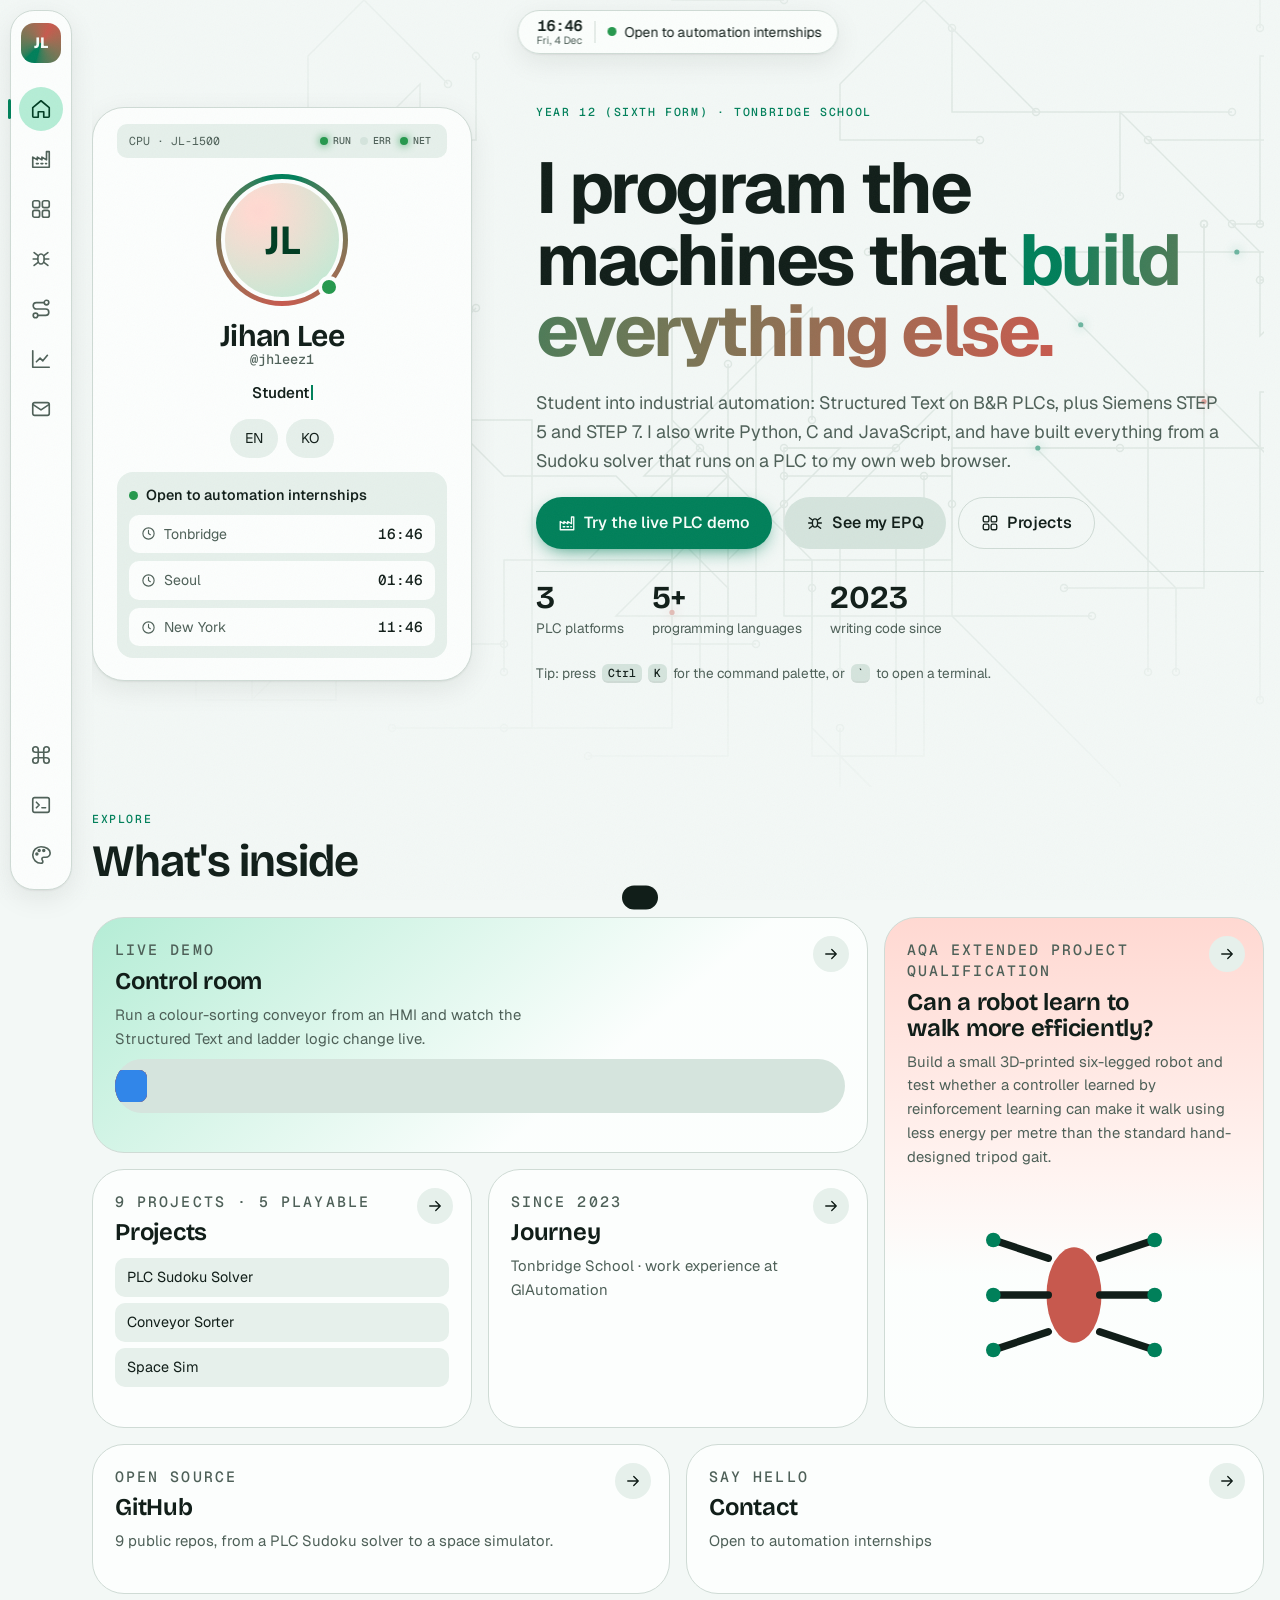
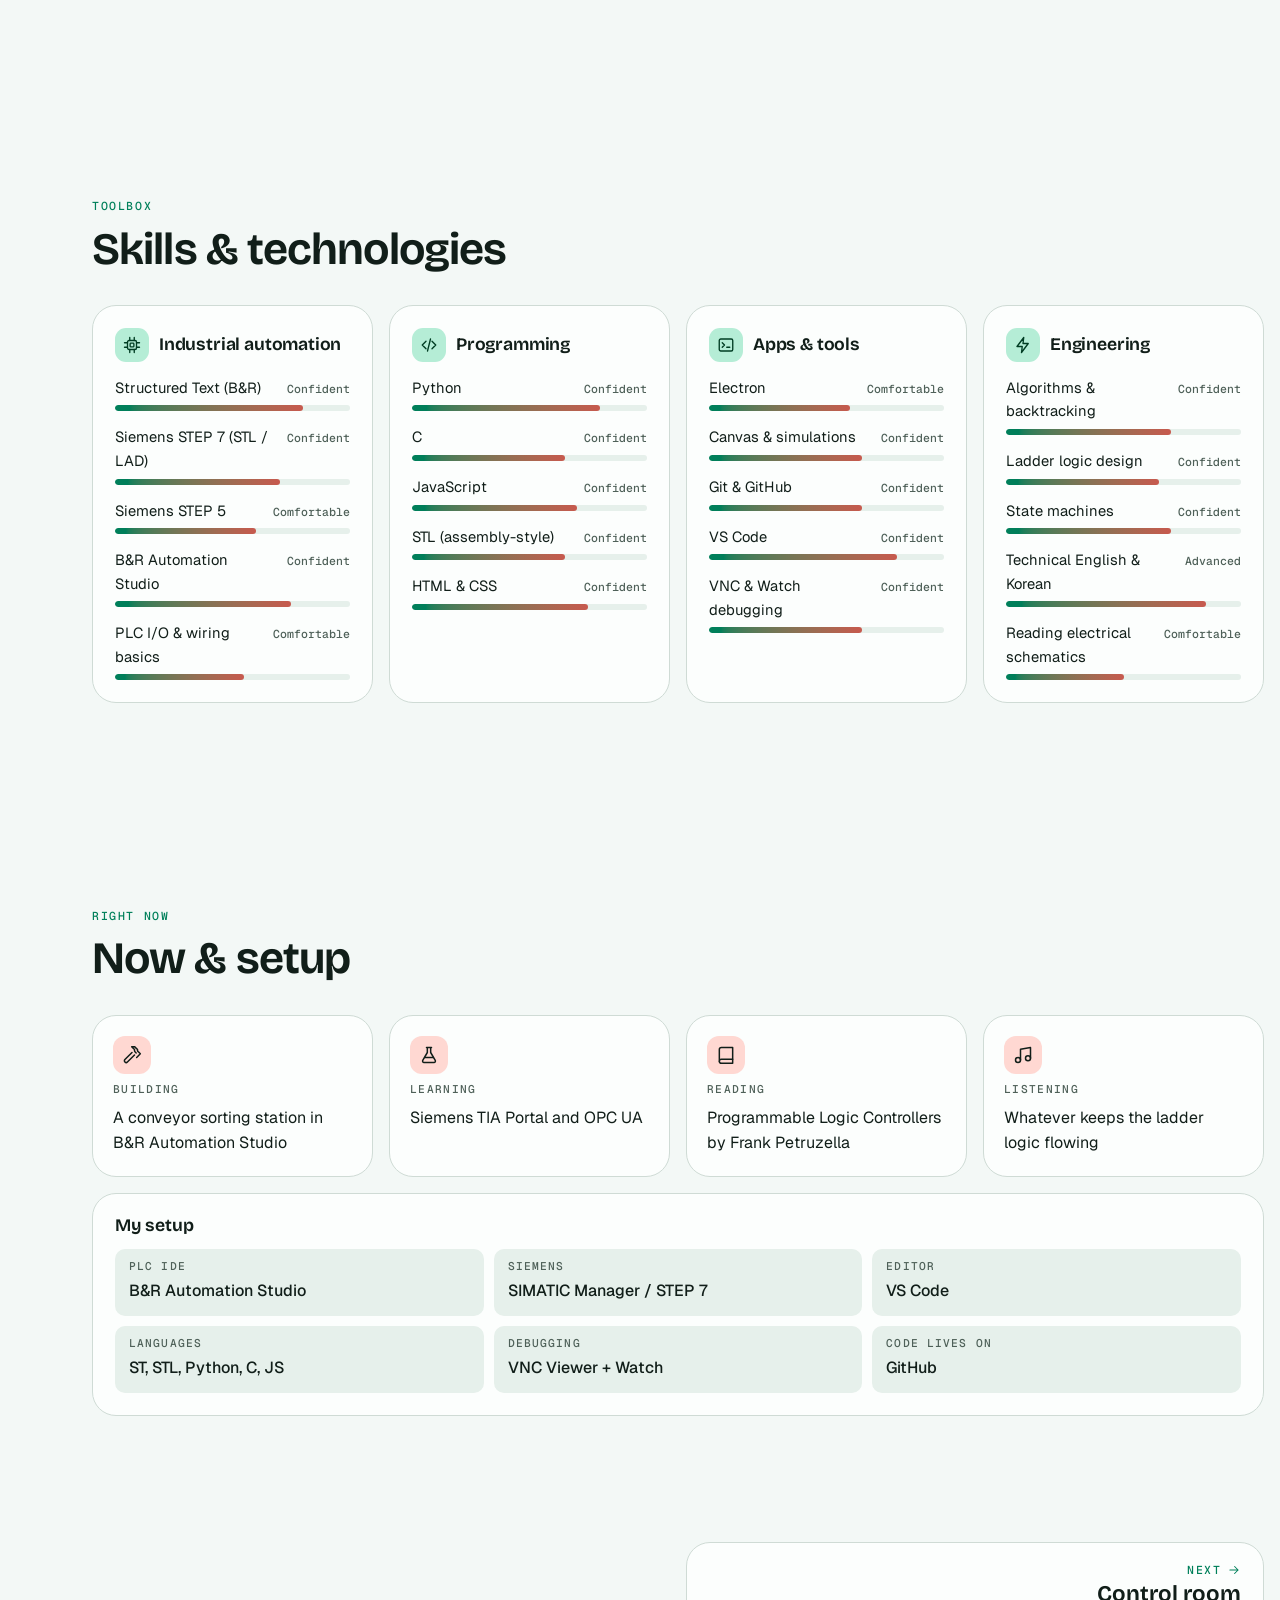
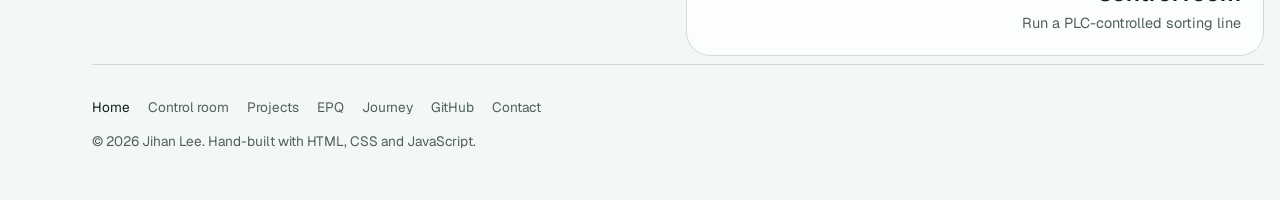
<file: index.html>
<!doctype html>
<html lang="en">
<head>
<meta charset="utf-8">
<meta name="viewport" content="width=device-width, initial-scale=1, viewport-fit=cover">
<title>Jihan Lee · Portfolio</title>
<meta name="description" content="Jihan Lee: student PLC programmer working with Structured Text, Siemens STEP 7, Python and C.">
<link rel="preconnect" href="https://fonts.googleapis.com">
<link rel="preconnect" href="https://fonts.gstatic.com" crossorigin>
<link rel="stylesheet" href="https://fonts.googleapis.com/css2?family=Bricolage+Grotesque:opsz,wght@12..96,400..800&family=Geist:wght@400..700&family=Geist+Mono:wght@400;500;700&display=swap">
<link rel="stylesheet" href="styles.css">
</head>
<body data-page="index">
<!-- BODY:START -->
<main id="main">
  <section class="section hero" id="home">
    <canvas class="circuit" id="circuit" aria-hidden="true"></canvas>
    <div class="wrap hero-grid">
      <article class="profile spot" id="profile"></article>
      <div class="hero-copy" id="heroCopy"></div>
    </div>
  </section>

  <section class="section tight" id="explore-sec">
    <div class="wrap">
      <header class="sec-head"><p class="eyebrow">Explore</p><h2>What's inside</h2></header>
      <div class="bento" id="explore"></div>
    </div>
  </section>

  <section class="section" id="skills">
    <div class="wrap">
      <header class="sec-head"><p class="eyebrow">Toolbox</p><h2>Skills &amp; technologies</h2></header>
      <div class="skill-grid" id="skillGrid"></div>
    </div>
  </section>

  <section class="section" id="now">
    <div class="wrap">
      <header class="sec-head"><p class="eyebrow">Right now</p><h2>Now &amp; setup</h2></header>
      <div class="now-grid" id="nowGrid"></div>
    </div>
  </section>
</main>
<script src="data.js"></script>
<script src="github-snapshot.js"></script>
<script src="app.js"></script>
<!-- BODY:END -->
</body>
</html>
</file>
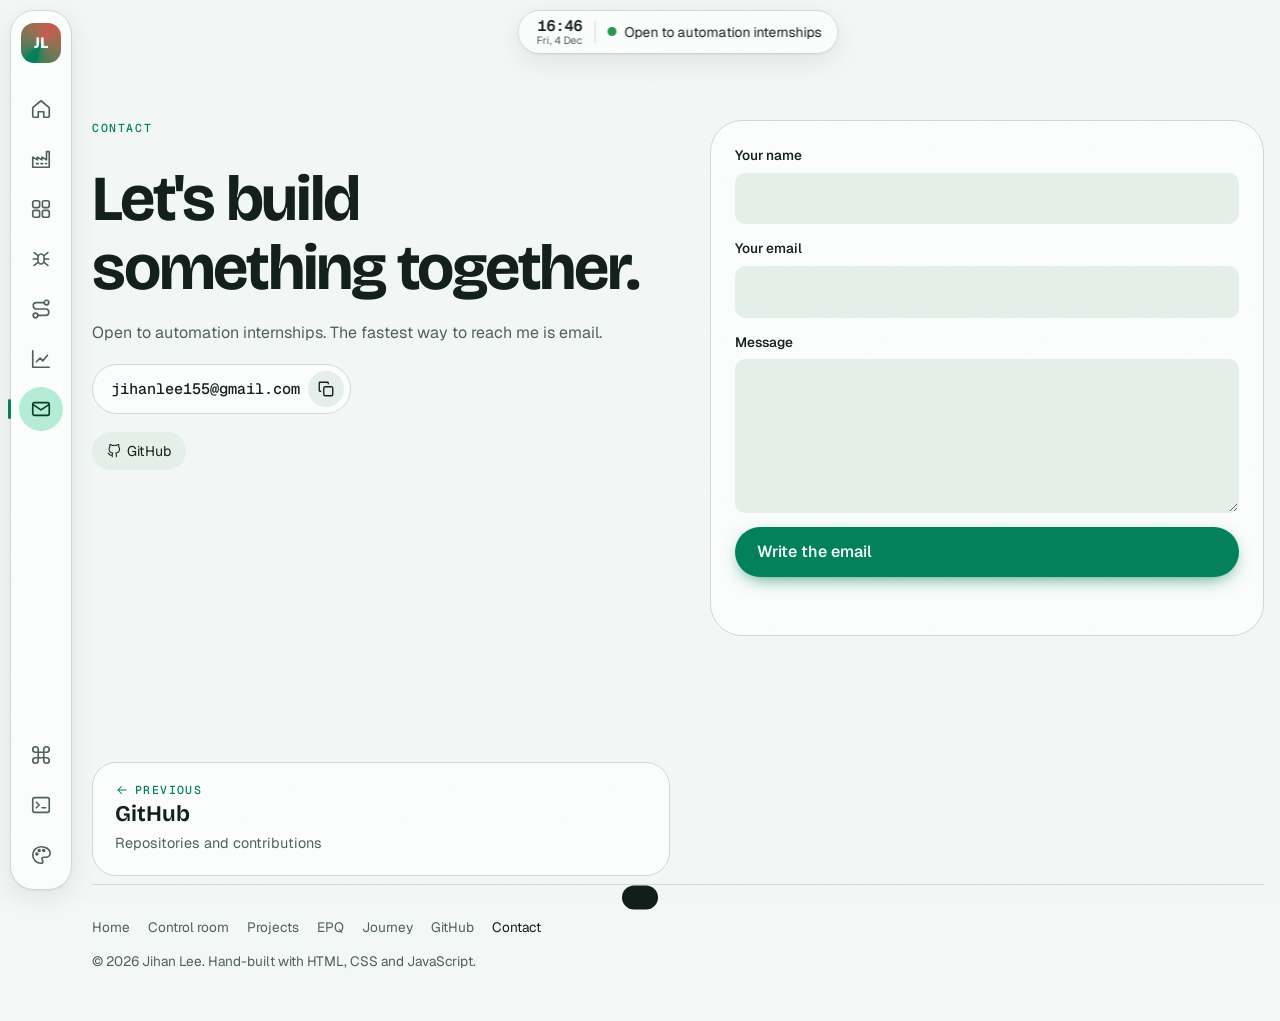
<file: contact.html>
<!doctype html>
<html lang="en">
<head>
<meta charset="utf-8">
<meta name="viewport" content="width=device-width, initial-scale=1, viewport-fit=cover">
<title>Contact · Jihan Lee</title>
<meta name="description" content="Get in touch with Jihan Lee.">
<link rel="preconnect" href="https://fonts.googleapis.com">
<link rel="preconnect" href="https://fonts.gstatic.com" crossorigin>
<link rel="stylesheet" href="https://fonts.googleapis.com/css2?family=Bricolage+Grotesque:opsz,wght@12..96,400..800&family=Geist:wght@400..700&family=Geist+Mono:wght@400;500;700&display=swap">
<link rel="stylesheet" href="styles.css">
</head>
<body data-page="contact">
<!-- BODY:START -->
<main id="main">
  <section class="section hero-contact">
    <div class="wrap contact-grid">
      <div class="contact-copy" id="contactCopy"></div>
      <form class="contact-form" id="contactForm" novalidate>
        <div class="field"><label for="cfName">Your name</label><input id="cfName" name="name" autocomplete="name" required></div>
        <div class="field"><label for="cfEmail">Your email</label><input id="cfEmail" name="email" type="email" autocomplete="email" required></div>
        <div class="field"><label for="cfMsg">Message</label><textarea id="cfMsg" name="message" rows="5" required></textarea></div>
        <button class="btn primary" type="submit">Write the email</button>
        <p class="form-msg" id="cfStatus" role="status"></p>
      </form>
    </div>
  </section>
</main>
<script src="data.js"></script>
<script src="github-snapshot.js"></script>
<script src="app.js"></script>
<!-- BODY:END -->
</body>
</html>
</file>
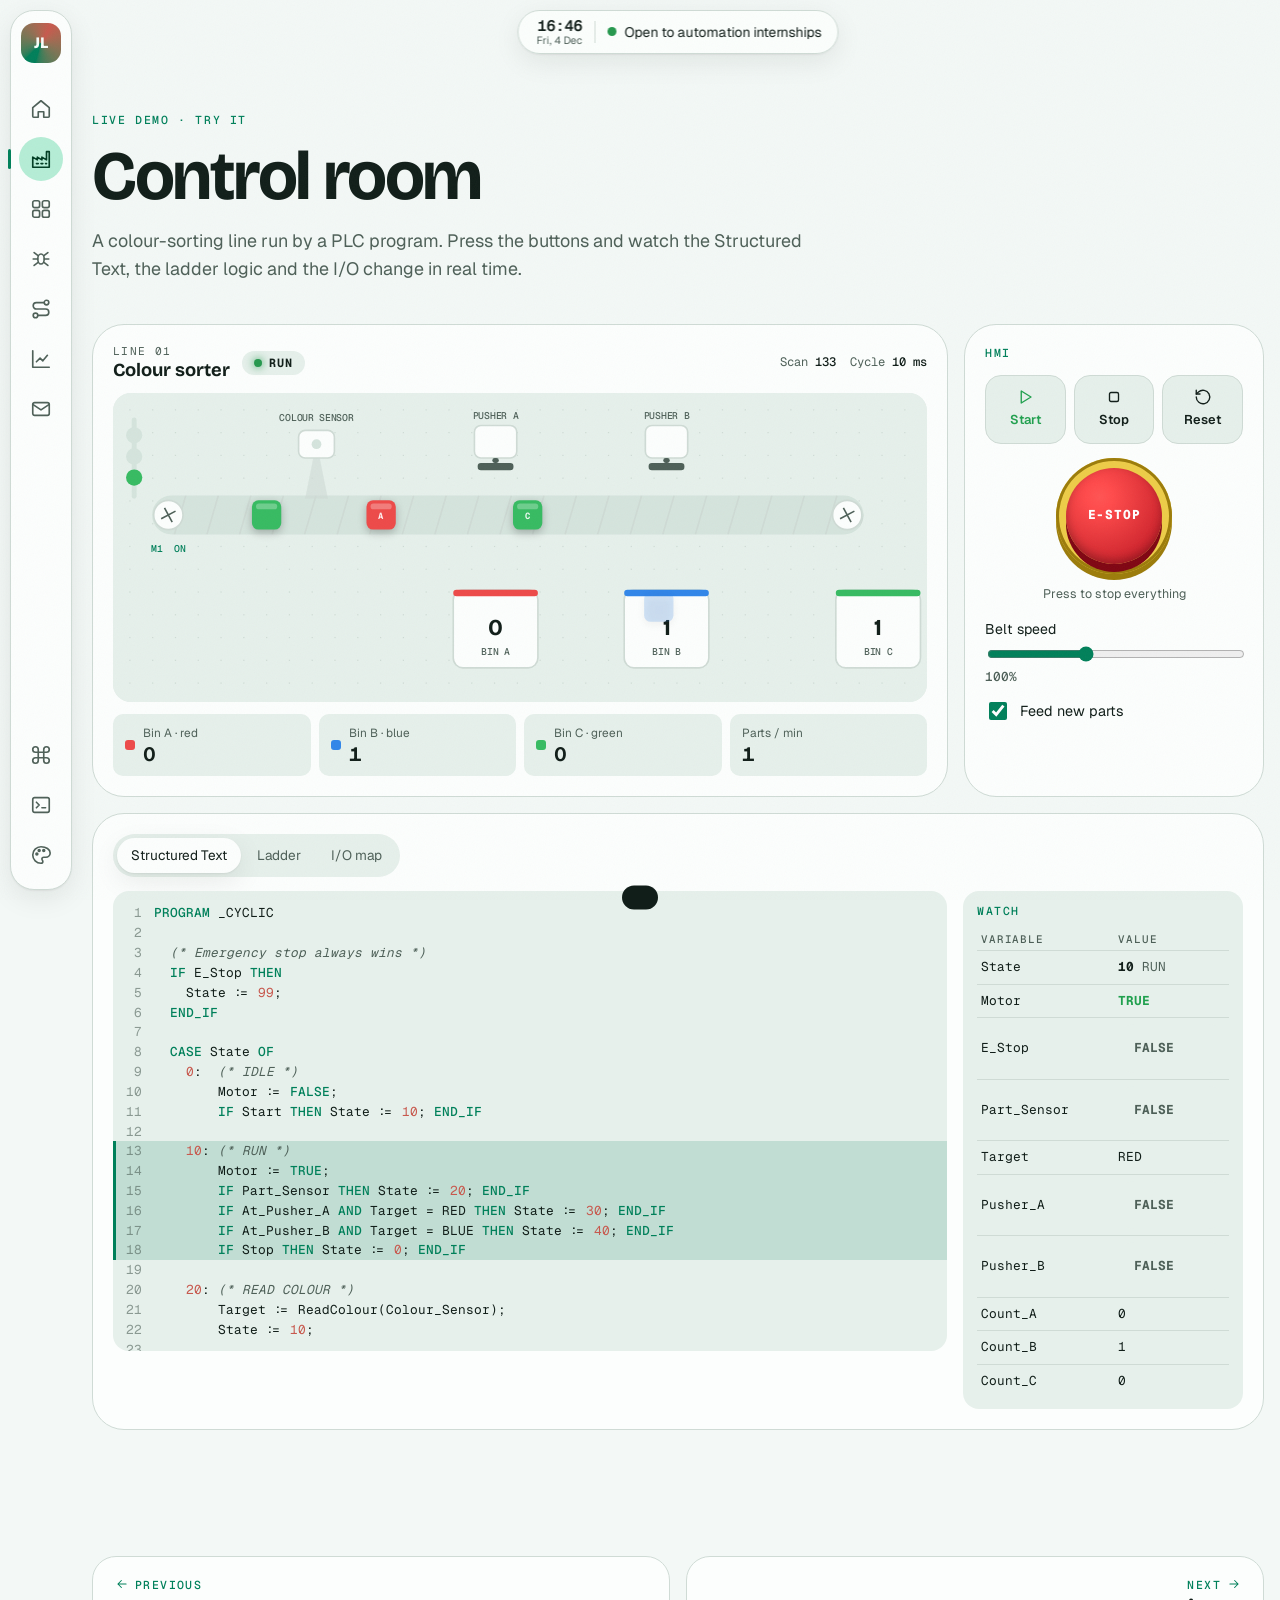
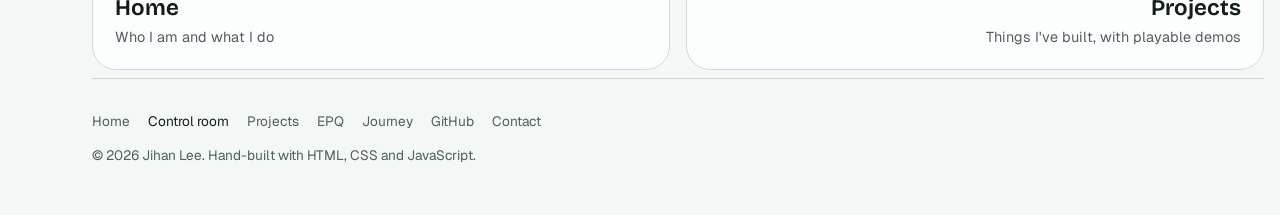
<file: control.html>
<!doctype html>
<html lang="en">
<head>
<meta charset="utf-8">
<meta name="viewport" content="width=device-width, initial-scale=1, viewport-fit=cover">
<title>Control room · Jihan Lee</title>
<meta name="description" content="Run a simulated PLC-controlled colour-sorting conveyor.">
<link rel="preconnect" href="https://fonts.googleapis.com">
<link rel="preconnect" href="https://fonts.gstatic.com" crossorigin>
<link rel="stylesheet" href="https://fonts.googleapis.com/css2?family=Bricolage+Grotesque:opsz,wght@12..96,400..800&family=Geist:wght@400..700&family=Geist+Mono:wght@400;500;700&display=swap">
<link rel="stylesheet" href="styles.css">
</head>
<body data-page="control">
<!-- BODY:START -->
<main id="main">
  <header class="page-head wrap">
    <p class="eyebrow">Live demo · try it</p>
    <h1>Control room</h1>
    <p class="lead">A colour-sorting line run by a PLC program. Press the buttons and watch the Structured Text, the ladder logic and the I/O change in real time.</p>
  </header>
  <section class="section first">
    <div class="wrap"><div id="factory"></div></div>
  </section>
</main>
<script src="data.js"></script>
<script src="github-snapshot.js"></script>
<script src="factory.js"></script>
<script src="app.js"></script>
<!-- BODY:END -->
</body>
</html>
</file>
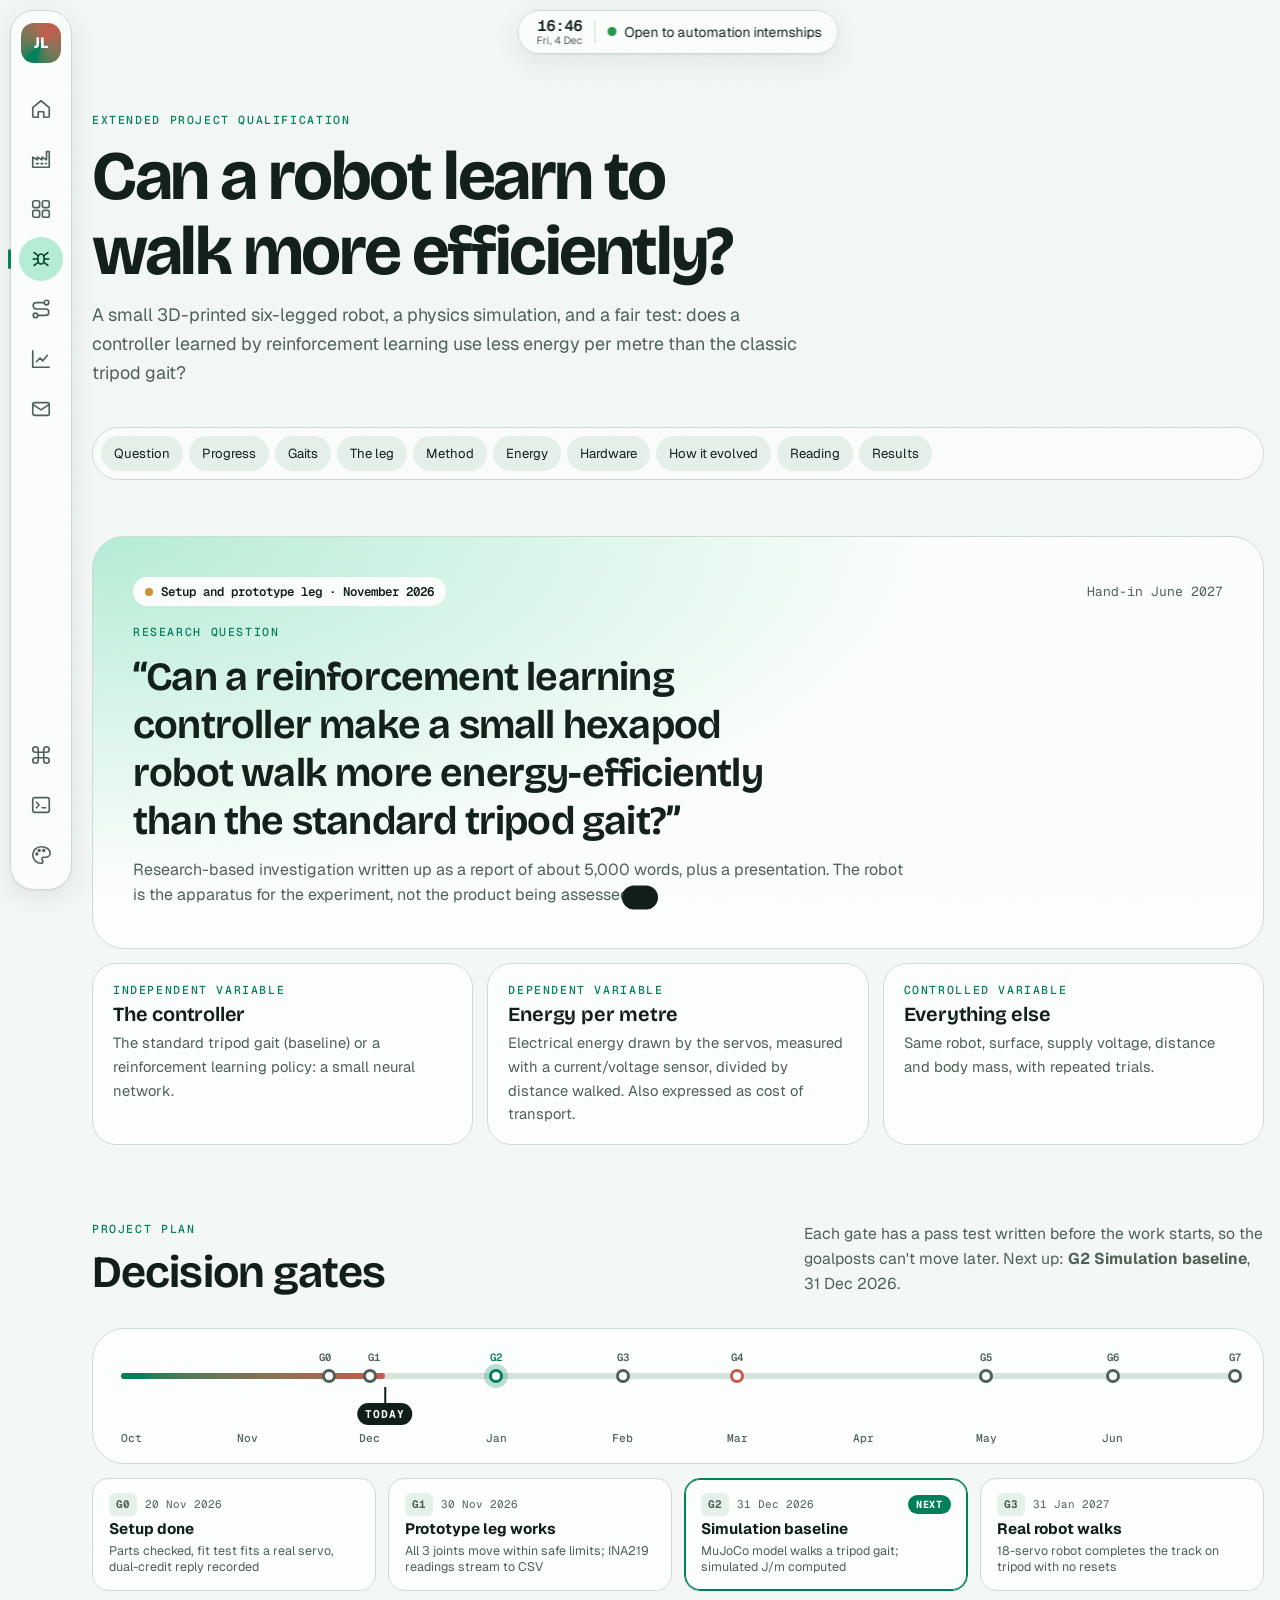
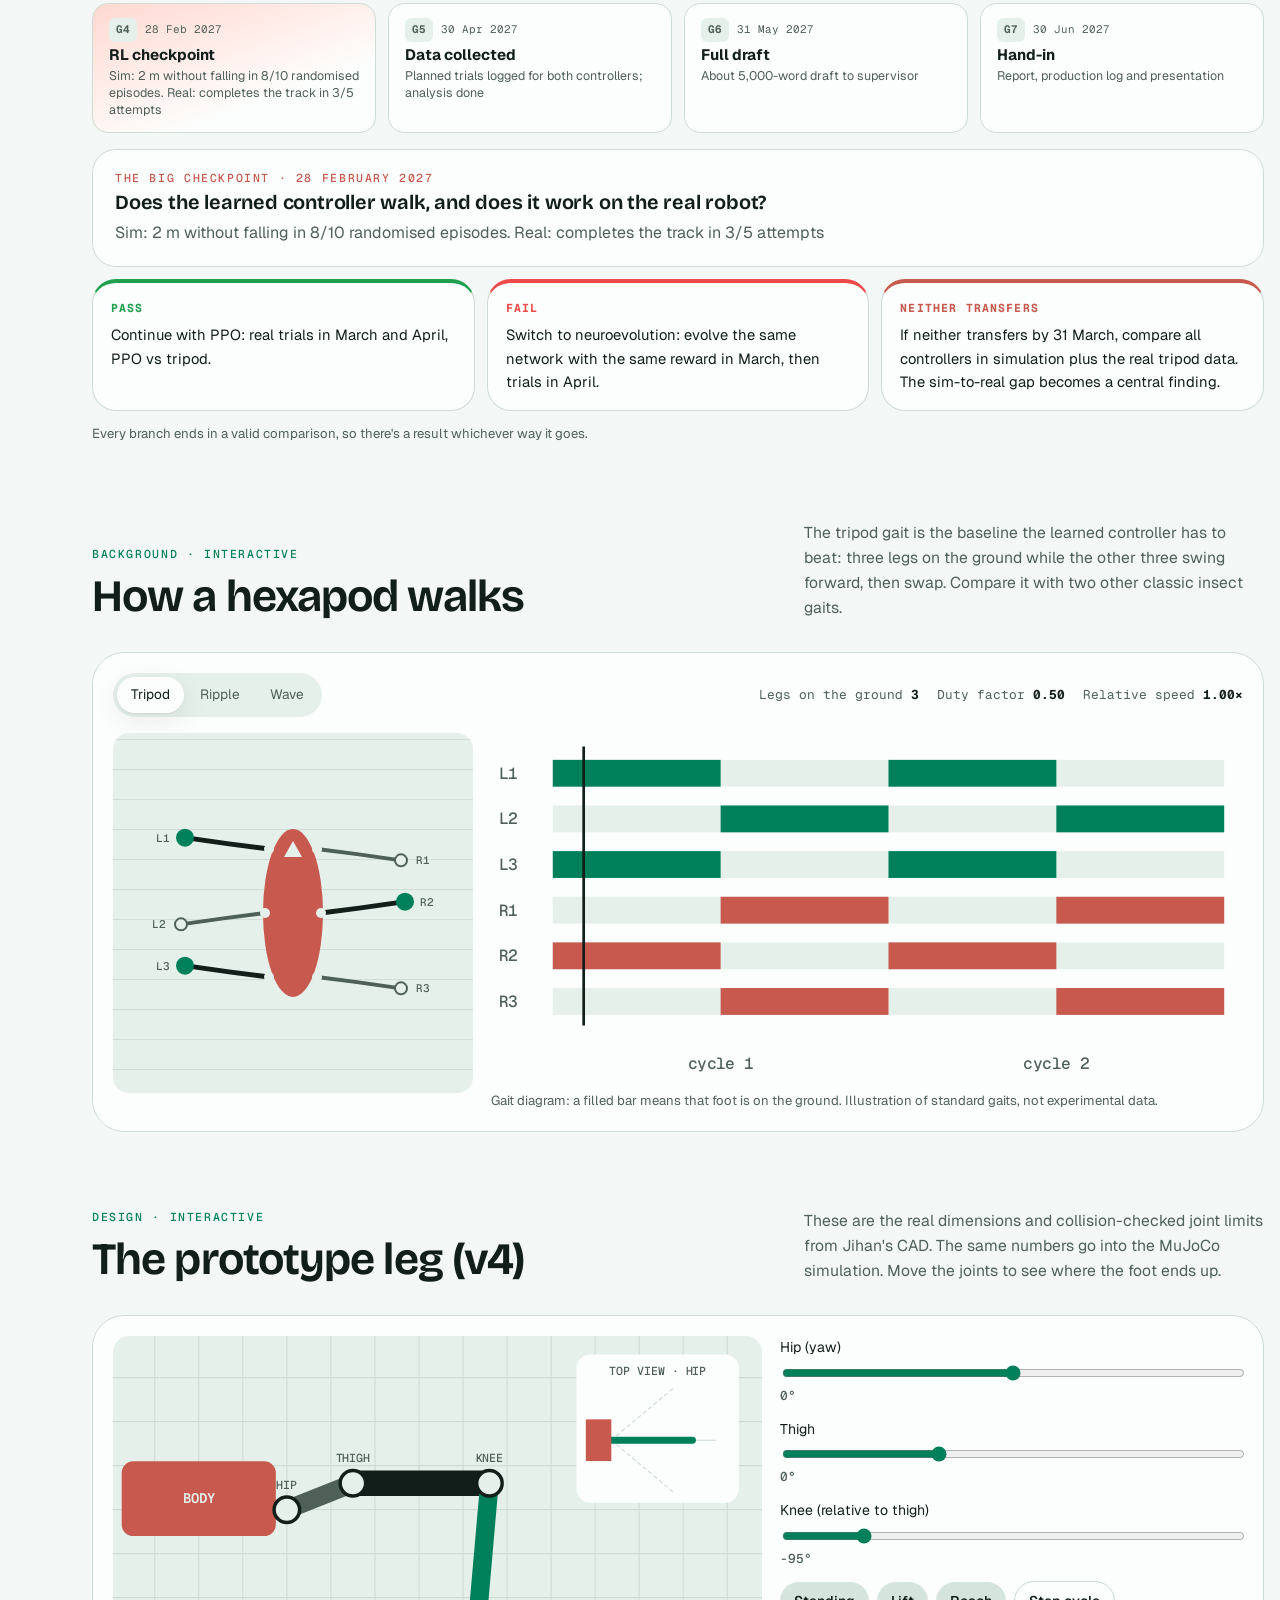
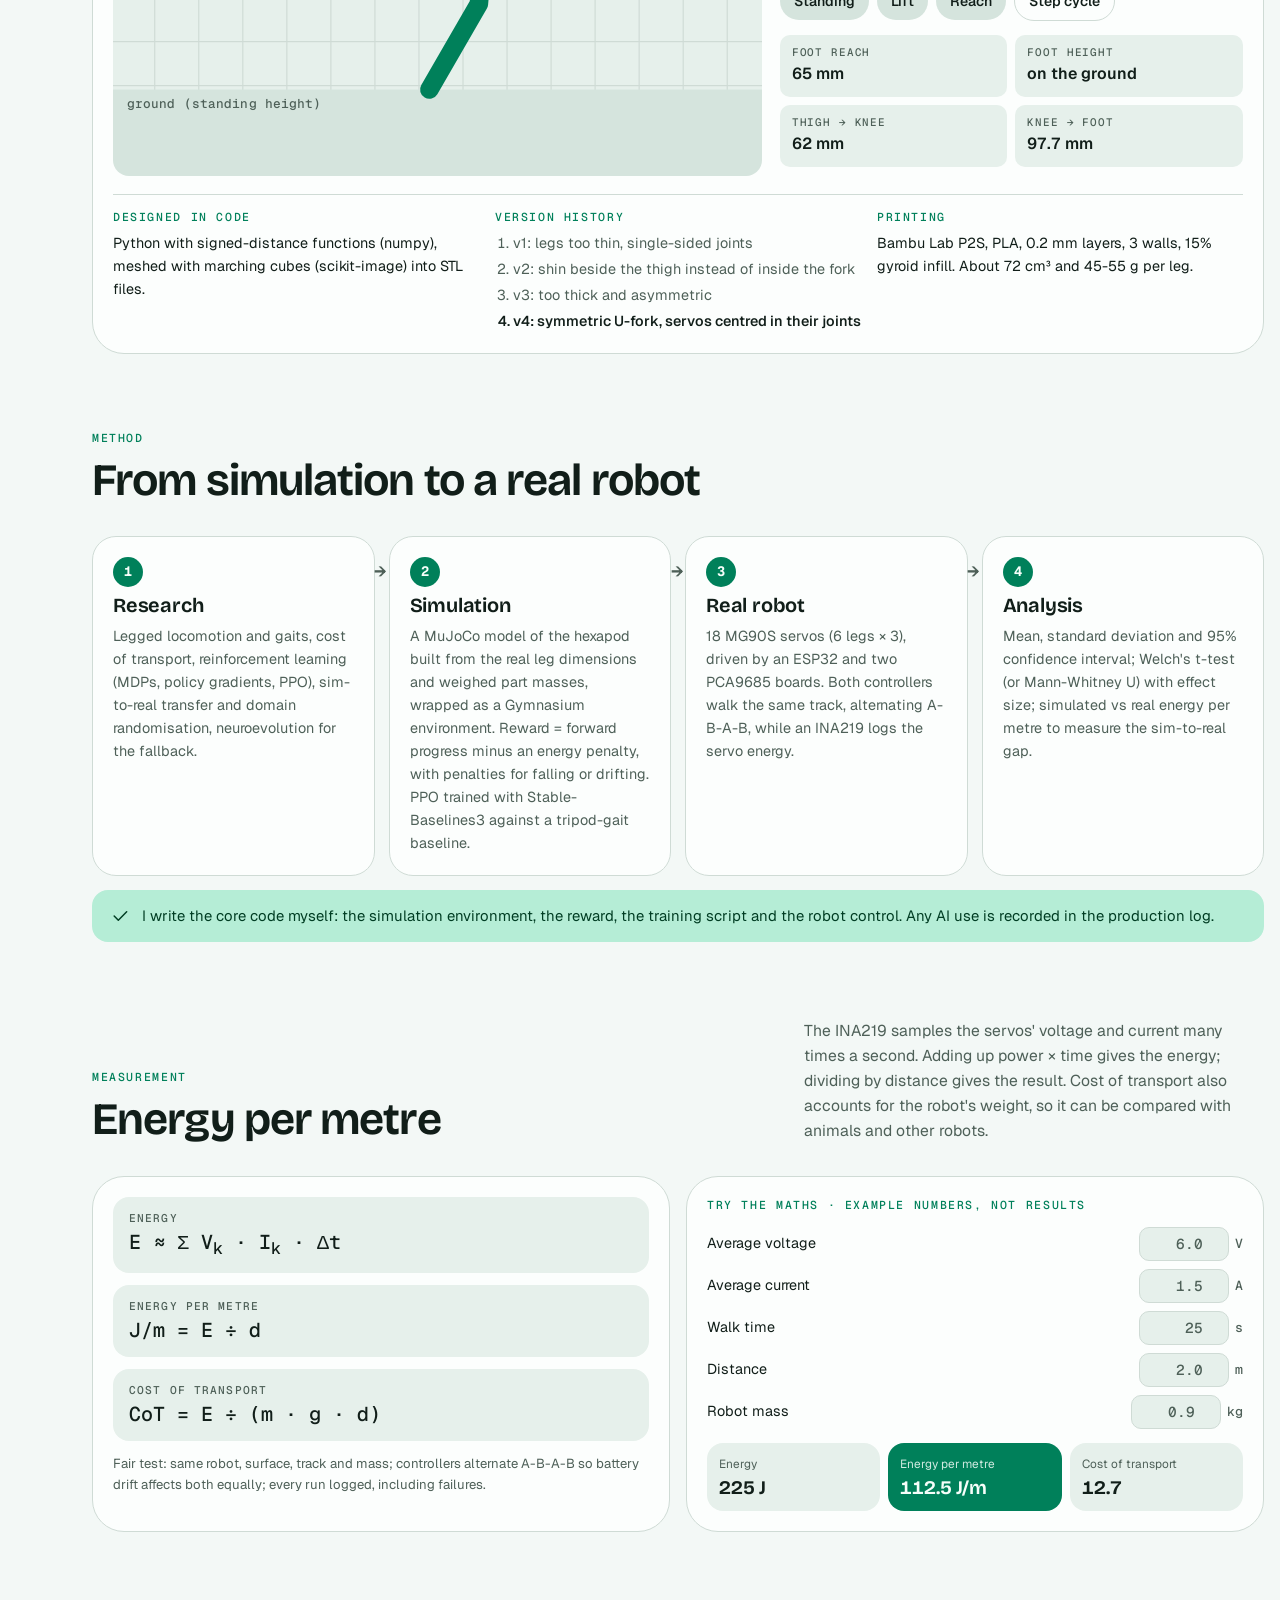
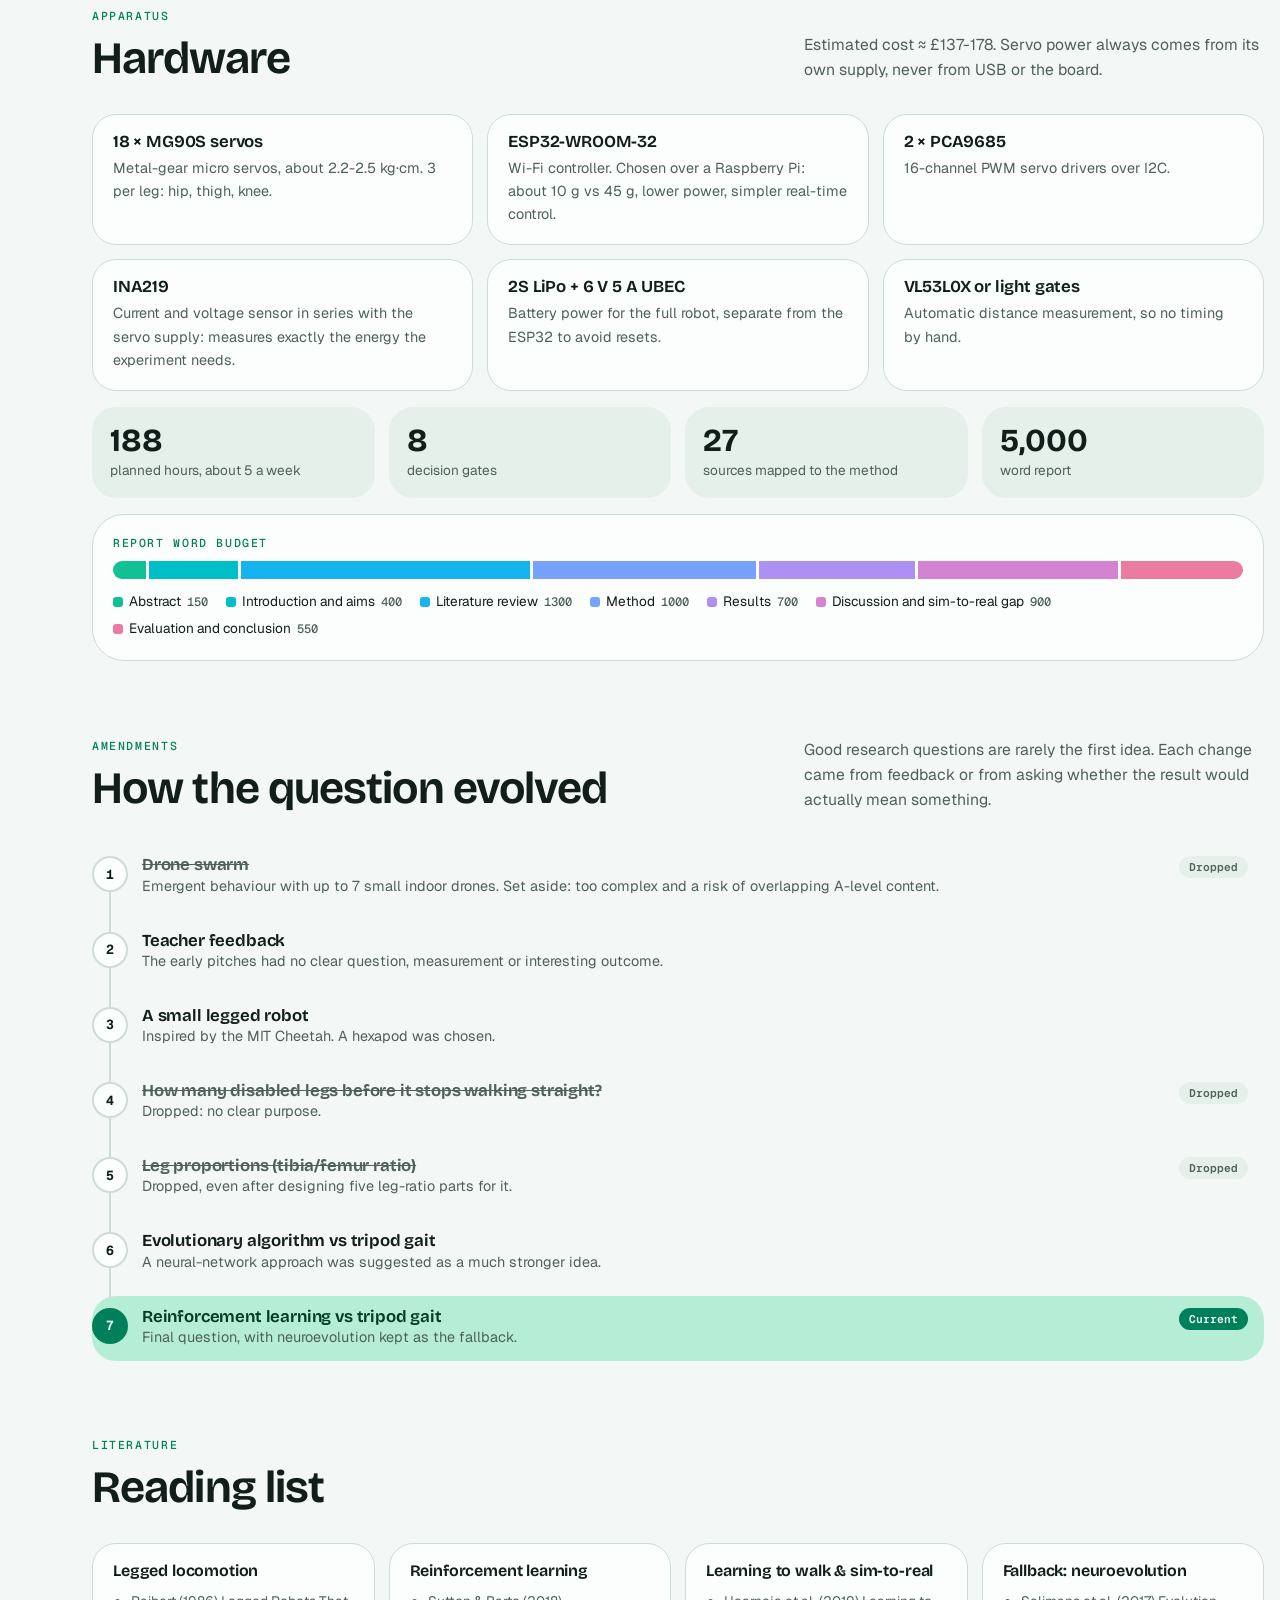
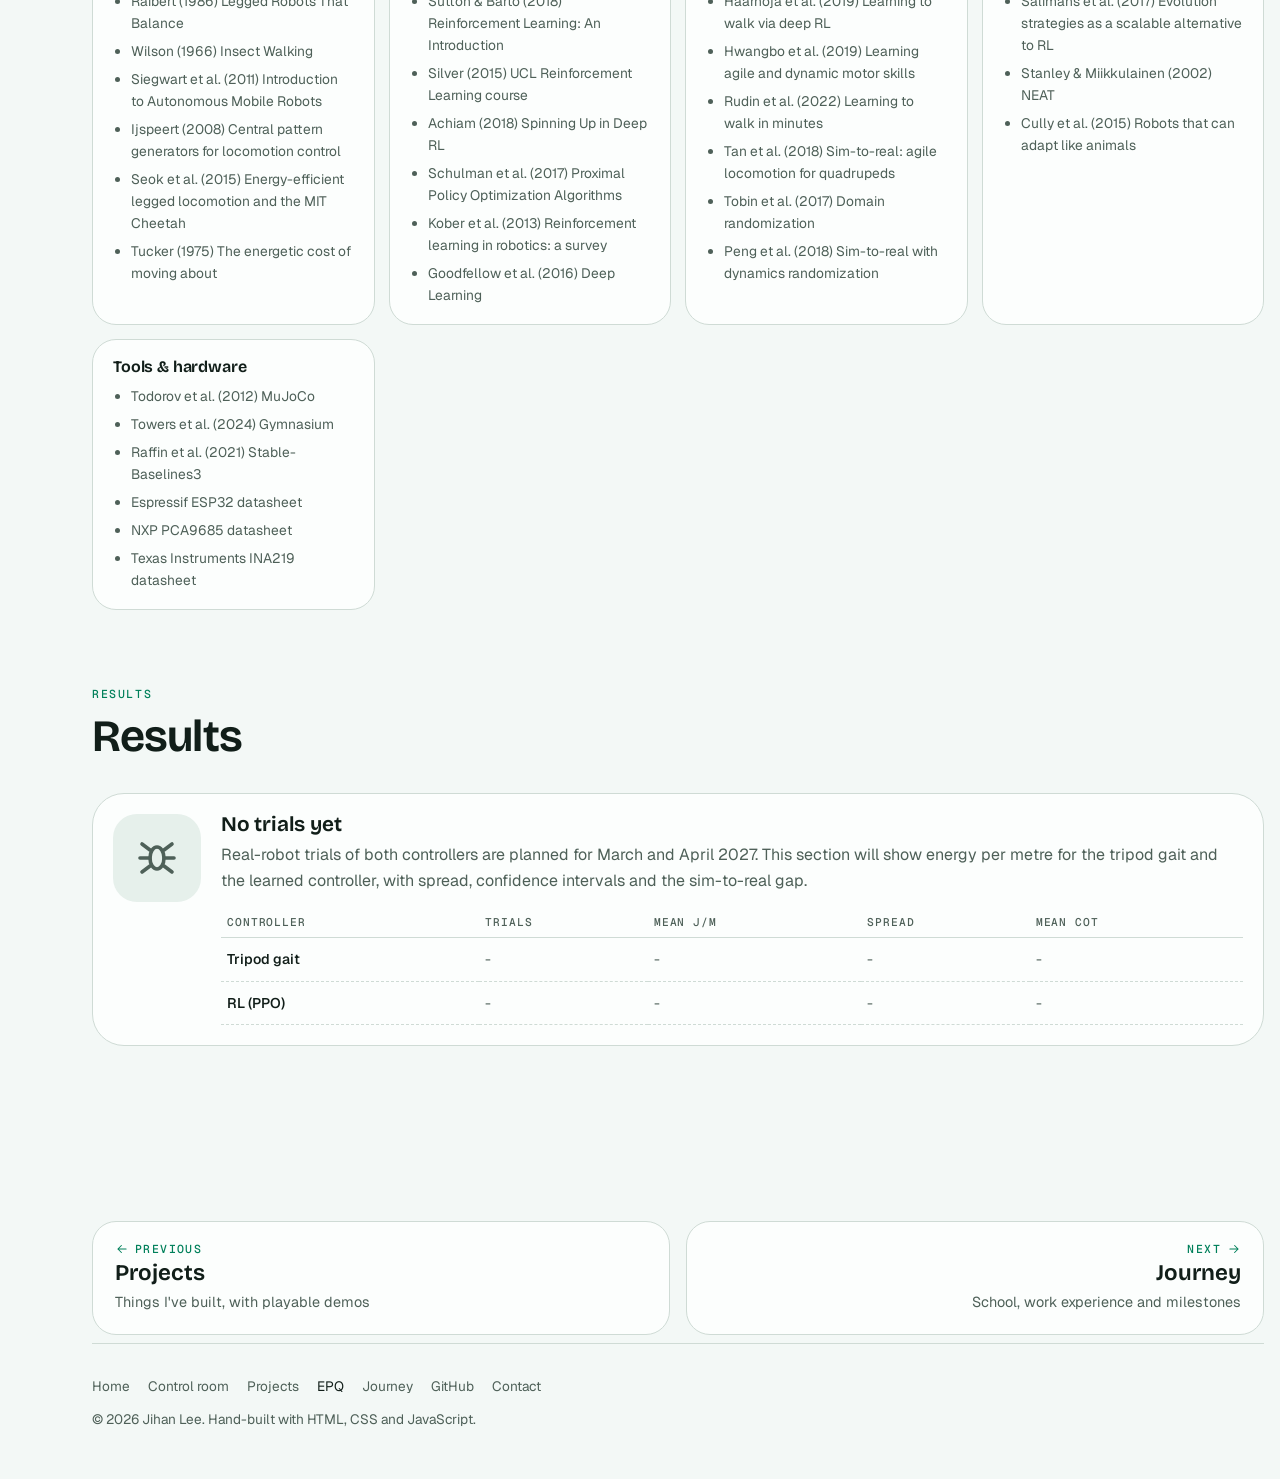
<file: epq.html>
<!doctype html>
<html lang="en">
<head>
<meta charset="utf-8">
<meta name="viewport" content="width=device-width, initial-scale=1, viewport-fit=cover">
<title>EPQ · Jihan Lee</title>
<meta name="description" content="Jihan Lee's EPQ: can reinforcement learning make a hexapod robot walk more efficiently than the tripod gait?">
<link rel="preconnect" href="https://fonts.googleapis.com">
<link rel="preconnect" href="https://fonts.gstatic.com" crossorigin>
<link rel="stylesheet" href="https://fonts.googleapis.com/css2?family=Bricolage+Grotesque:opsz,wght@12..96,400..800&family=Geist:wght@400..700&family=Geist+Mono:wght@400;500;700&display=swap">
<link rel="stylesheet" href="styles.css">
</head>
<body data-page="epq">
<!-- BODY:START -->
<main id="main">
  <header class="page-head wrap">
    <p class="eyebrow">Extended Project Qualification</p>
    <h1>Can a robot learn to walk more efficiently?</h1>
    <p class="lead">A small 3D-printed six-legged robot, a physics simulation, and a fair test: does a controller learned by reinforcement learning use less energy per metre than the classic tripod gait?</p>
  </header>
  <section class="section first">
    <div class="wrap" id="epqRoot"></div>
  </section>
</main>
<script src="data.js"></script>
<script src="github-snapshot.js"></script>
<script src="epq.js"></script>
<script src="app.js"></script>
<!-- BODY:END -->
</body>
</html>
</file>
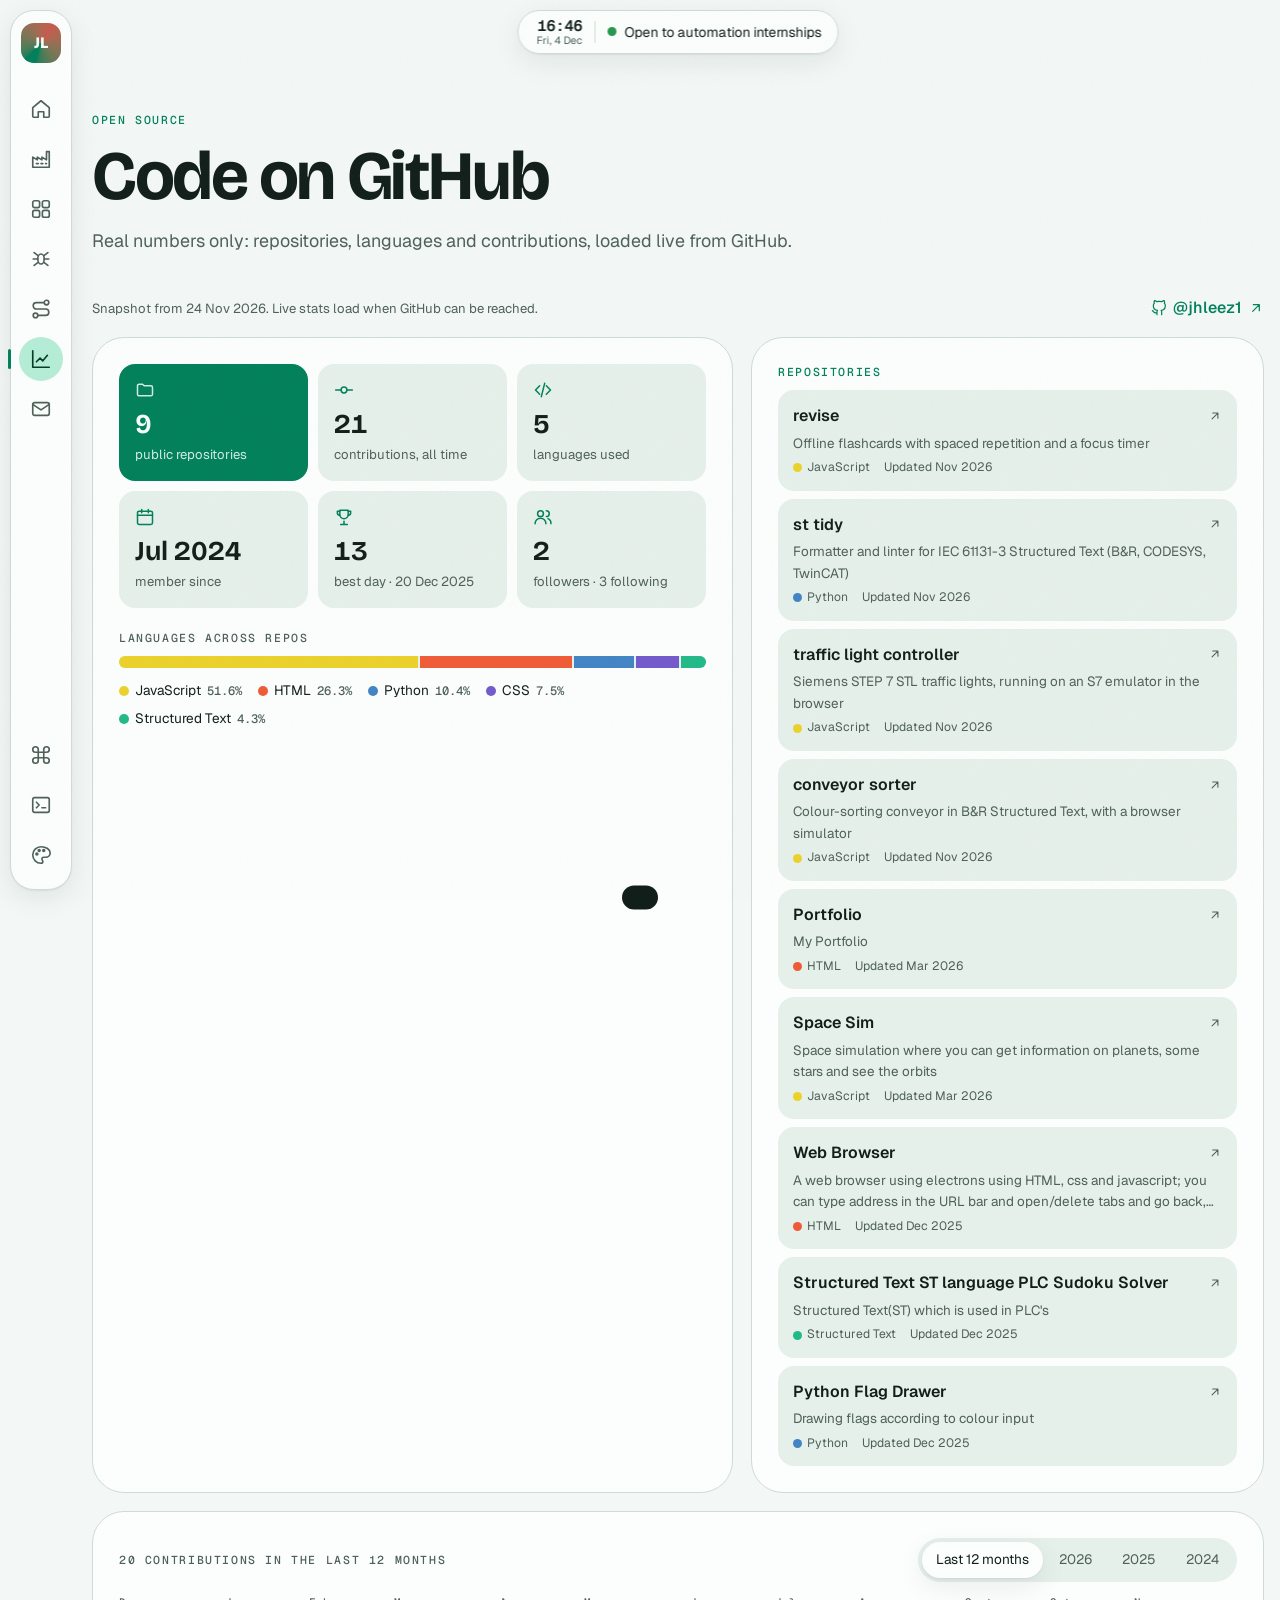
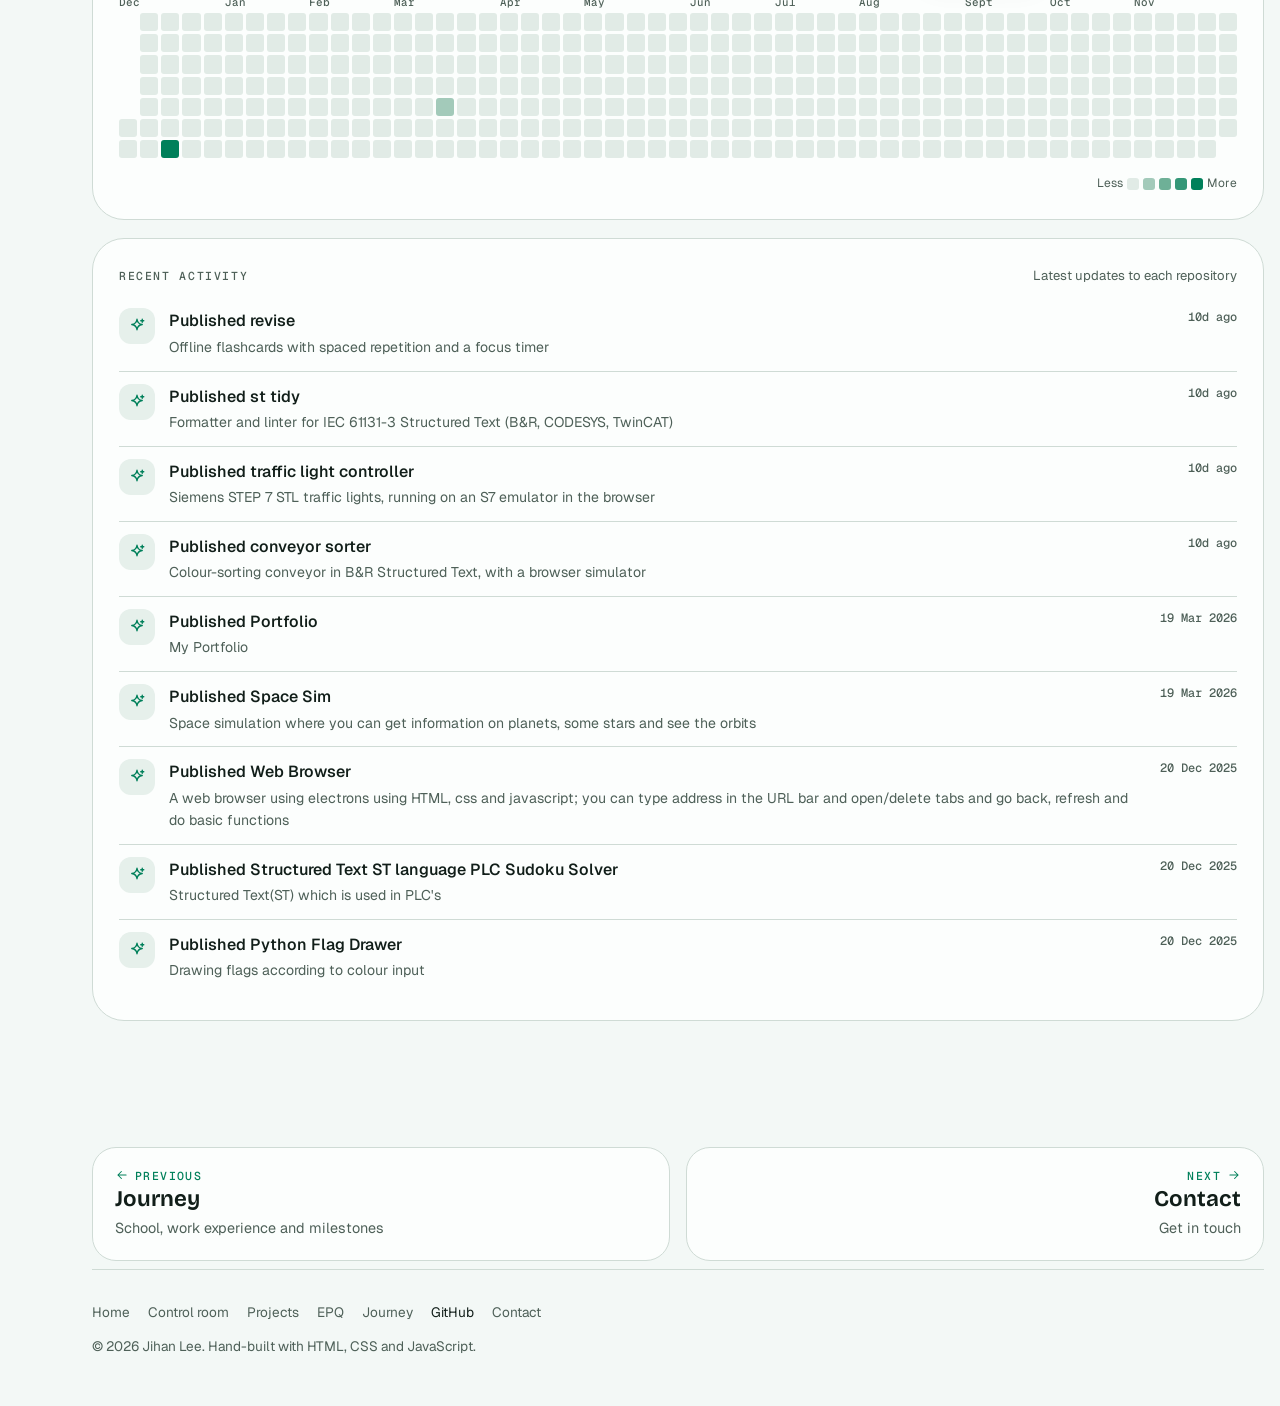
<file: github.html>
<!doctype html>
<html lang="en">
<head>
<meta charset="utf-8">
<meta name="viewport" content="width=device-width, initial-scale=1, viewport-fit=cover">
<title>GitHub · Jihan Lee</title>
<meta name="description" content="Jihan Lee's repositories and contributions.">
<link rel="preconnect" href="https://fonts.googleapis.com">
<link rel="preconnect" href="https://fonts.gstatic.com" crossorigin>
<link rel="stylesheet" href="https://fonts.googleapis.com/css2?family=Bricolage+Grotesque:opsz,wght@12..96,400..800&family=Geist:wght@400..700&family=Geist+Mono:wght@400;500;700&display=swap">
<link rel="stylesheet" href="styles.css">
</head>
<body data-page="github">
<!-- BODY:START -->
<main id="main">
  <header class="page-head wrap">
    <p class="eyebrow">Open source</p>
    <h1>Code on GitHub</h1>
    <p class="lead">Real numbers only: repositories, languages and contributions, loaded live from GitHub.</p>
  </header>
  <section class="section first">
    <div class="wrap">
      <div class="gh-top"><p class="gh-source muted" id="ghSource"></p><a class="gh-user" id="ghUser" target="_blank" rel="noopener"></a></div>
      <div class="gh-layout">
        <div class="gh-card">
          <div class="stat-grid" id="ghStats"></div>
          <div class="lang-block">
            <p class="eyebrow">Languages across repos</p>
            <div class="lang-bar" id="langBar"></div>
            <ul class="lang-legend" id="langLegend"></ul>
          </div>
        </div>
        <div class="gh-card repos-card">
          <p class="eyebrow">Repositories</p>
          <div class="repo-list" id="repoList"></div>
        </div>
      </div>
      <div class="gh-card cal-card">
        <div class="gh-chart-head">
          <p class="eyebrow" id="ghRange"></p>
          <div class="seg" id="calYears" role="tablist" aria-label="Contribution year"></div>
        </div>
        <div class="chart-box"><div id="ghHeat" class="heat"></div></div>
        <div class="heat-legend" id="heatLegend"></div>
      </div>
      <div class="feed-card">
        <div class="feed-head"><p class="eyebrow">Recent activity</p><span class="muted" id="feedMeta"></span></div>
        <ol class="feed" id="ghFeed"></ol>
      </div>
    </div>
  </section>
</main>
<script src="data.js"></script>
<script src="github-snapshot.js"></script>
<script src="app.js"></script>
<!-- BODY:END -->
</body>
</html>
</file>
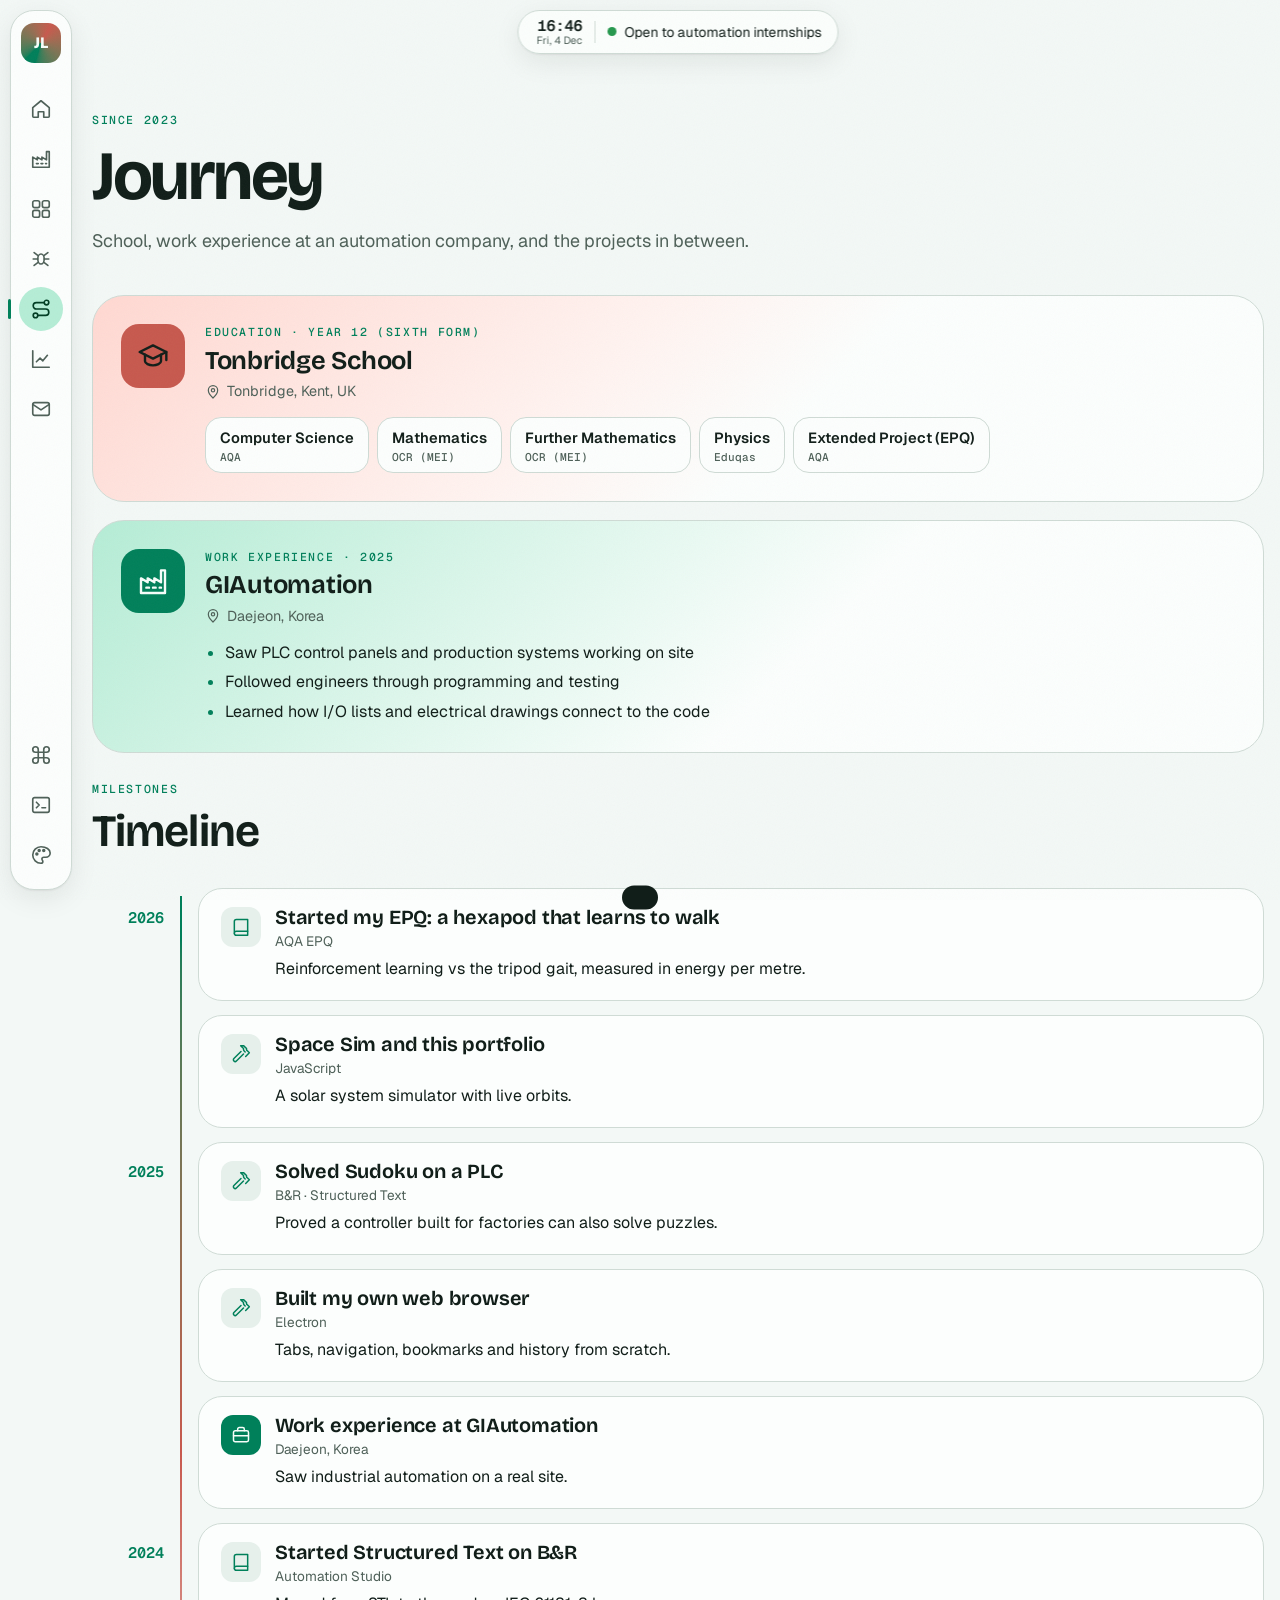
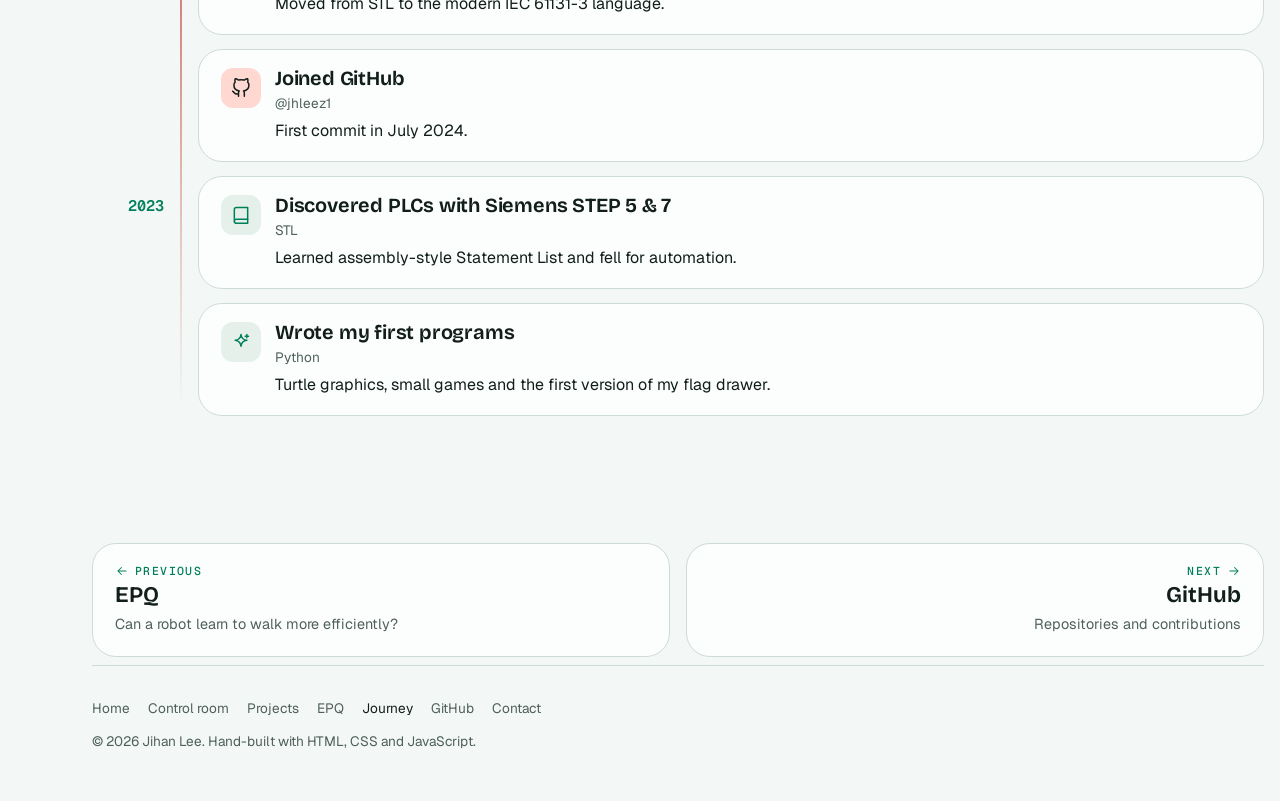
<file: journey.html>
<!doctype html>
<html lang="en">
<head>
<meta charset="utf-8">
<meta name="viewport" content="width=device-width, initial-scale=1, viewport-fit=cover">
<title>Journey · Jihan Lee</title>
<meta name="description" content="Education, work experience and milestones.">
<link rel="preconnect" href="https://fonts.googleapis.com">
<link rel="preconnect" href="https://fonts.gstatic.com" crossorigin>
<link rel="stylesheet" href="https://fonts.googleapis.com/css2?family=Bricolage+Grotesque:opsz,wght@12..96,400..800&family=Geist:wght@400..700&family=Geist+Mono:wght@400;500;700&display=swap">
<link rel="stylesheet" href="styles.css">
</head>
<body data-page="journey">
<!-- BODY:START -->
<main id="main">
  <header class="page-head wrap">
    <p class="eyebrow">Since 2023</p>
    <h1>Journey</h1>
    <p class="lead">School, work experience at an automation company, and the projects in between.</p>
  </header>
  <section class="section first">
    <div class="wrap">
      <div class="exp" id="education"></div>
      <div class="exp" id="experience"></div>
      <header class="sec-head"><p class="eyebrow">Milestones</p><h2>Timeline</h2></header>
      <ol class="timeline" id="timeline"></ol>
    </div>
  </section>
</main>
<script src="data.js"></script>
<script src="github-snapshot.js"></script>
<script src="app.js"></script>
<!-- BODY:END -->
</body>
</html>
</file>
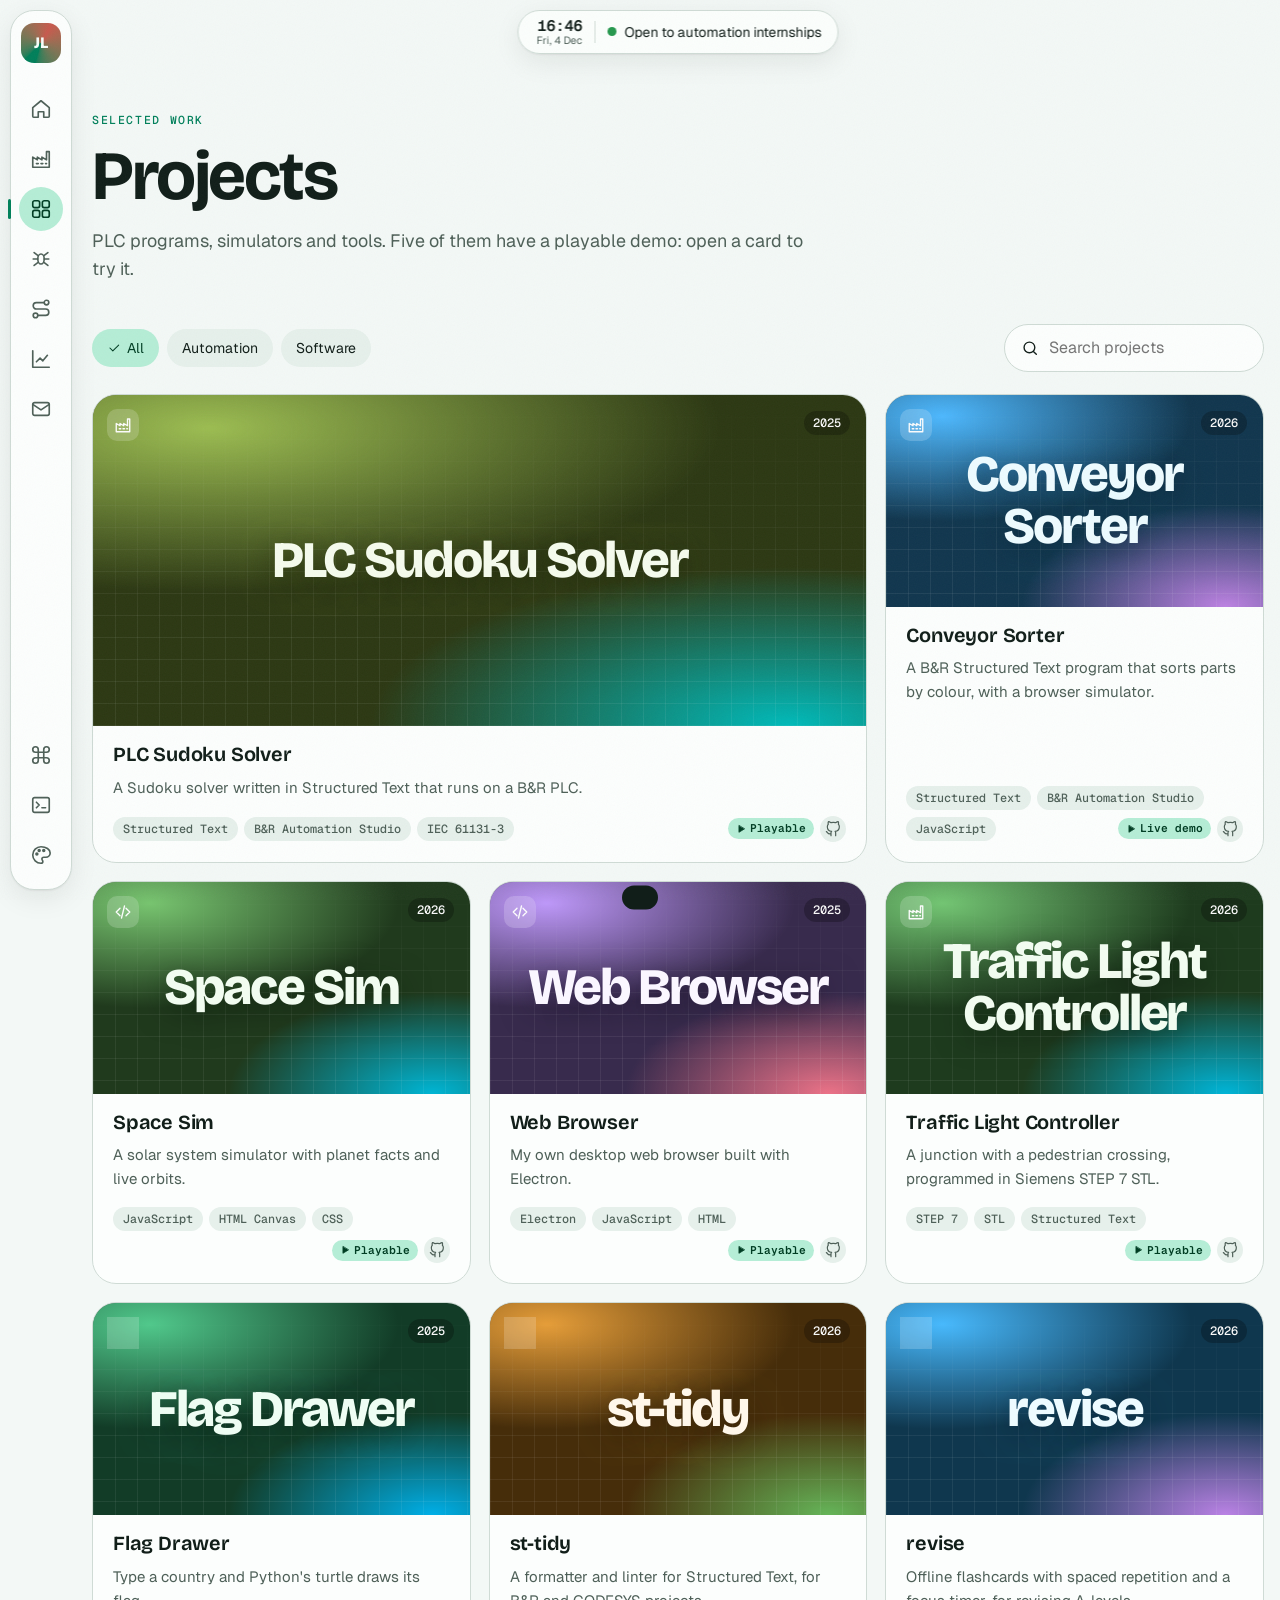
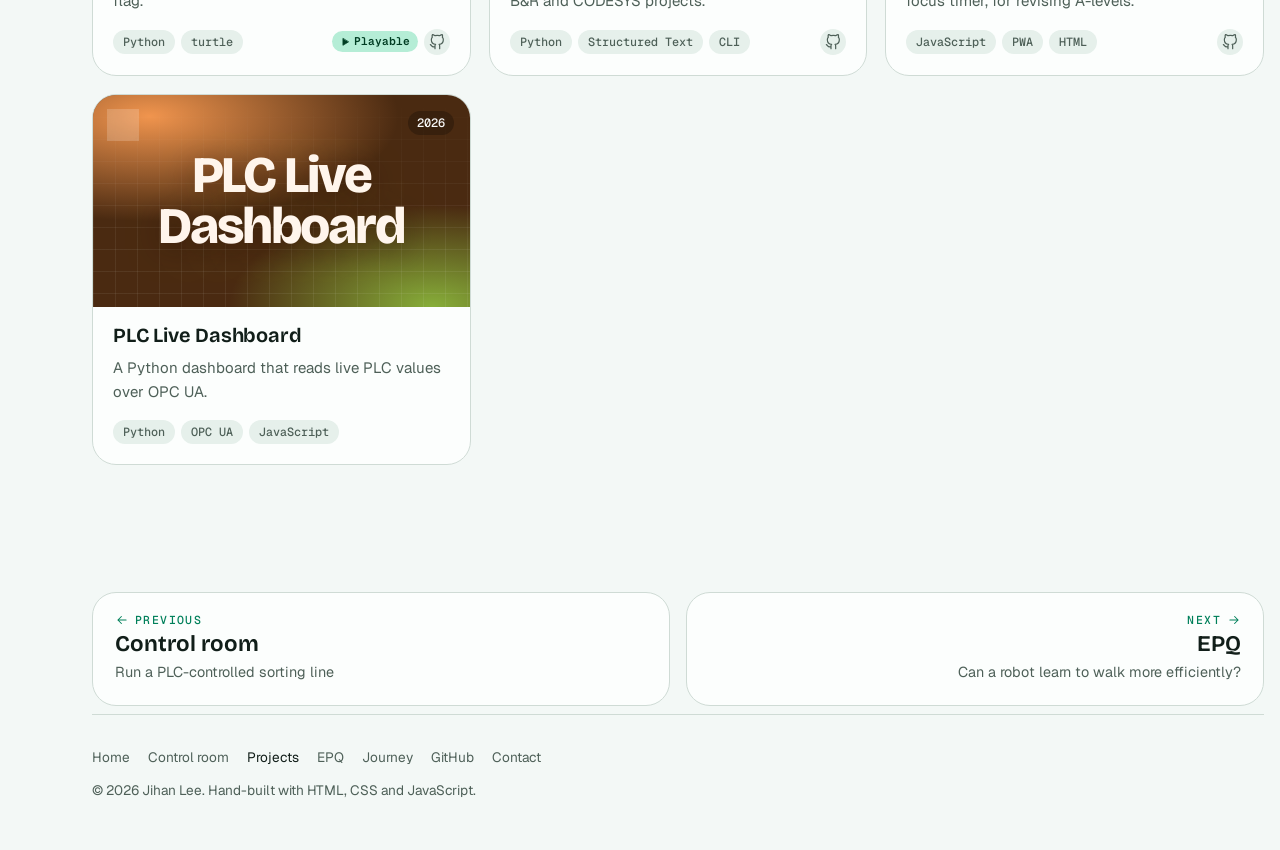
<file: projects.html>
<!doctype html>
<html lang="en">
<head>
<meta charset="utf-8">
<meta name="viewport" content="width=device-width, initial-scale=1, viewport-fit=cover">
<title>Projects · Jihan Lee</title>
<meta name="description" content="Projects by Jihan Lee, with playable demos.">
<link rel="preconnect" href="https://fonts.googleapis.com">
<link rel="preconnect" href="https://fonts.gstatic.com" crossorigin>
<link rel="stylesheet" href="https://fonts.googleapis.com/css2?family=Bricolage+Grotesque:opsz,wght@12..96,400..800&family=Geist:wght@400..700&family=Geist+Mono:wght@400;500;700&display=swap">
<link rel="stylesheet" href="styles.css">
</head>
<body data-page="projects">
<!-- BODY:START -->
<main id="main">
  <header class="page-head wrap">
    <p class="eyebrow">Selected work</p>
    <h1>Projects</h1>
    <p class="lead">PLC programs, simulators and tools. Five of them have a playable demo: open a card to try it.</p>
  </header>
  <section class="section first">
    <div class="wrap">
      <div class="proj-toolbar">
        <div class="chips" id="projFilters" role="tablist" aria-label="Filter projects"></div>
        <label class="search"><span class="ico" data-icon="search"></span><input id="projSearch" type="search" placeholder="Search projects" aria-label="Search projects"></label>
      </div>
      <div class="proj-grid" id="projGrid"></div>
      <p class="empty" id="projEmpty" hidden>No project matches that search.</p>
    </div>
  </section>
</main>
<script src="data.js"></script>
<script src="github-snapshot.js"></script>
<script src="demos.js"></script>
<script src="app.js"></script>
<!-- BODY:END -->
</body>
</html>
</file>
<file: styles.css>
/* Layout: fixed side rail + floating status island; content in a 1180px column of sections.
   Colour: every token is derived from two hues (--h primary, --h2 accent) and a chroma (--c),
   so the theme studio can re-skin the whole site by changing three numbers. */
:root {
  --h: 168; --h2: 28; --c: 0.13;

  --bg:        oklch(0.975 0.006 var(--h));
  --surface:   oklch(0.995 0.003 var(--h));
  --surface-2: oklch(0.945 0.012 var(--h));
  --surface-3: oklch(0.905 0.018 var(--h));
  --fg:        oklch(0.22 0.02 var(--h));
  --muted:     oklch(0.47 0.025 var(--h));
  --line:      oklch(0.88 0.015 var(--h));
  --primary:   oklch(0.52 var(--c) var(--h));
  --on-primary:oklch(0.99 0.01 var(--h));
  --primary-soft: oklch(0.90 calc(var(--c) * 0.5) var(--h));
  --on-primary-soft: oklch(0.30 calc(var(--c) * 0.8) var(--h));
  --accent:    oklch(0.60 calc(var(--c) * 1.1) var(--h2));
  --accent-soft: oklch(0.92 calc(var(--c) * 0.4) var(--h2));
  --good:      oklch(0.60 0.15 150);
  --idle:      oklch(0.70 0.13 75);
  --shadow:    0 1px 2px oklch(0.2 0.02 var(--h) / 0.06), 0 8px 28px oklch(0.2 0.03 var(--h) / 0.08);
  --heat-0:    oklch(0.93 0.012 var(--h));
  --grain-o: 0.035;

  --font-display: "Bricolage Grotesque", "Segoe UI", system-ui, sans-serif;
  --font-body: "Geist", "Segoe UI", system-ui, -apple-system, sans-serif;
  --font-mono: "Geist Mono", ui-monospace, "Cascadia Code", Consolas, monospace;

  --r-sm: 10px; --r-md: 16px; --r-lg: 24px; --r-xl: 32px; --r-full: 999px;
  --ease: cubic-bezier(.2, 0, 0, 1);
  --ease-spring: cubic-bezier(.34, 1.56, .64, 1);
  --rail-w: 76px;
  color-scheme: light;
}
@media (prefers-color-scheme: dark) {
  :root:not([data-theme="light"]) {
    --bg:        oklch(0.165 0.012 var(--h));
    --surface:   oklch(0.205 0.015 var(--h));
    --surface-2: oklch(0.245 0.018 var(--h));
    --surface-3: oklch(0.295 0.022 var(--h));
    --fg:        oklch(0.94 0.012 var(--h));
    --muted:     oklch(0.72 0.022 var(--h));
    --line:      oklch(0.30 0.02 var(--h));
    --primary:   oklch(0.83 var(--c) var(--h));
    --on-primary:oklch(0.22 0.05 var(--h));
    --primary-soft: oklch(0.34 calc(var(--c) * 0.55) var(--h));
    --on-primary-soft: oklch(0.92 calc(var(--c) * 0.4) var(--h));
    --accent:    oklch(0.80 calc(var(--c) * 1.0) var(--h2));
    --accent-soft: oklch(0.32 calc(var(--c) * 0.45) var(--h2));
    --good:      oklch(0.78 0.15 150);
    --idle:      oklch(0.80 0.12 75);
    --shadow:    0 1px 2px oklch(0 0 0 / 0.3), 0 10px 30px oklch(0 0 0 / 0.25);
    --heat-0:    oklch(0.25 0.015 var(--h));
    --grain-o: 0.05;
    color-scheme: dark;
  }
}
:root[data-theme="dark"] {
  --bg:        oklch(0.165 0.012 var(--h));
  --surface:   oklch(0.205 0.015 var(--h));
  --surface-2: oklch(0.245 0.018 var(--h));
  --surface-3: oklch(0.295 0.022 var(--h));
  --fg:        oklch(0.94 0.012 var(--h));
  --muted:     oklch(0.72 0.022 var(--h));
  --line:      oklch(0.30 0.02 var(--h));
  --primary:   oklch(0.83 var(--c) var(--h));
  --on-primary:oklch(0.22 0.05 var(--h));
  --primary-soft: oklch(0.34 calc(var(--c) * 0.55) var(--h));
  --on-primary-soft: oklch(0.92 calc(var(--c) * 0.4) var(--h));
  --accent:    oklch(0.80 calc(var(--c) * 1.0) var(--h2));
  --accent-soft: oklch(0.32 calc(var(--c) * 0.45) var(--h2));
  --good:      oklch(0.78 0.15 150);
  --idle:      oklch(0.80 0.12 75);
  --shadow:    0 1px 2px oklch(0 0 0 / 0.3), 0 10px 30px oklch(0 0 0 / 0.25);
  --heat-0:    oklch(0.25 0.015 var(--h));
  --grain-o: 0.05;
  color-scheme: dark;
}

/* ---------- Base ---------- */
*, *::before, *::after { box-sizing: border-box; }
[hidden] { display: none !important; }
html { scroll-behavior: smooth; scroll-padding-top: 88px; }
body {
  margin: 0; background: var(--bg); color: var(--fg);
  font: 400 16px/1.6 var(--font-body);
  -webkit-font-smoothing: antialiased;
  padding-left: calc(var(--rail-w) + max(16px, env(safe-area-inset-left, 0px)));
  padding-right: max(16px, env(safe-area-inset-right, 0px));
  transition: background-color .4s var(--ease), color .4s var(--ease);
}
body::after { /* subtle grain */
  content: ""; position: fixed; inset: 0; pointer-events: none; z-index: 100; opacity: var(--grain-o);
  background-image: url("data:image/svg+xml,%3Csvg xmlns='http://www.w3.org/2000/svg' width='160' height='160'%3E%3Cfilter id='n'%3E%3CfeTurbulence type='fractalNoise' baseFrequency='.9' numOctaves='3' stitchTiles='stitch'/%3E%3C/filter%3E%3Crect width='100%25' height='100%25' filter='url(%23n)'/%3E%3C/svg%3E");
}
body.no-grain::after { display: none; }
img { max-width: 100%; display: block; }
a { color: inherit; }
button, input, textarea { font: inherit; color: inherit; }
button { cursor: pointer; }
:focus-visible { outline: 2px solid var(--primary); outline-offset: 3px; border-radius: 6px; }
h1, h2, h3 { font-family: var(--font-display); font-weight: 650; letter-spacing: -0.02em; line-height: 1.08; margin: 0; text-wrap: balance; }
h2 { font-size: clamp(1.9rem, 1.4rem + 1.8vw, 2.8rem); }
h3 { font-size: 1.25rem; letter-spacing: -0.01em; }
p { margin: 0; }
.muted { color: var(--muted); }
.eyebrow { font: 500 .72rem/1 var(--font-mono); letter-spacing: .14em; text-transform: uppercase; color: var(--primary); margin-bottom: 10px; }
.skip { position: absolute; left: -999px; top: 8px; z-index: 200; background: var(--primary); color: var(--on-primary); padding: 8px 14px; border-radius: var(--r-sm); }
.skip:focus { left: calc(var(--rail-w) + 16px); }
.ico { display: inline-flex; width: 1.15em; height: 1.15em; flex: none; }
.ico svg, .rail svg, .icon-btn svg, .btn svg { width: 100%; height: 100%; }
.wrap { max-width: 1180px; margin-inline: auto; }
.section { padding-block: clamp(56px, 8vw, 104px); }
.sec-head { margin-bottom: 32px; }
.sec-head.row { display: flex; align-items: flex-end; justify-content: space-between; gap: 16px; flex-wrap: wrap; }
.progress { position: fixed; top: 0; left: 0; height: 3px; width: 100%; transform-origin: 0 50%; transform: scaleX(0); background: linear-gradient(90deg, var(--primary), var(--accent)); z-index: 60; }

@supports (animation-timeline: view()) {
  .reveal { animation: rise linear both; animation-timeline: view(); animation-range: entry 0% entry 40%; }
  @keyframes rise { from { opacity: .0; transform: translateY(28px); } to { opacity: 1; transform: none; } }
}

/* ---------- Buttons & chips ---------- */
.btn { display: inline-flex; align-items: center; gap: 8px; border: 0; border-radius: var(--r-full); padding: 12px 22px; font-weight: 550; text-decoration: none; transition: transform .25s var(--ease-spring), background-color .2s, box-shadow .2s; }
.btn:hover { transform: translateY(-2px); }
.btn:active { transform: scale(.97); }
.btn.primary { background: var(--primary); color: var(--on-primary); box-shadow: 0 6px 20px -8px var(--primary); }
.btn.tonal { background: var(--surface-3); color: var(--fg); }
.btn.ghost { background: transparent; border: 1px solid var(--line); }
.btn.full { width: 100%; justify-content: center; }
.btn .ico { width: 18px; height: 18px; }
.icon-btn { display: grid; place-items: center; width: 36px; height: 36px; border-radius: var(--r-full); border: 0; background: var(--surface-2); color: var(--fg); padding: 9px; }
.icon-btn:hover { background: var(--surface-3); }
.chips { display: flex; flex-wrap: wrap; gap: 8px; }
.chip { display: inline-flex; align-items: center; gap: 6px; padding: 7px 14px; border-radius: var(--r-full); background: var(--surface-2); border: 1px solid transparent; font-size: .88rem; color: var(--fg); transition: background-color .2s, color .2s, border-color .2s; }
button.chip:hover { border-color: var(--line); }
.chip.is-on { background: var(--primary-soft); color: var(--on-primary-soft); }
.chip .ico { width: 14px; height: 14px; }
.tag { font: 500 .74rem/1 var(--font-mono); padding: 6px 10px; border-radius: var(--r-full); background: var(--surface-2); color: var(--muted); }
kbd { font: 500 .72rem/1 var(--font-mono); padding: 3px 6px; border-radius: 6px; background: var(--surface-3); color: var(--fg); border-bottom: 2px solid var(--line); }

/* ---------- Spotlight cards ---------- */
.spot { position: relative; isolation: isolate; }
.spot::before { content: ""; position: absolute; inset: 0; border-radius: inherit; z-index: -1; opacity: 0; transition: opacity .3s;
  background: radial-gradient(420px circle at var(--mx, 50%) var(--my, 50%), color-mix(in oklch, var(--primary) 14%, transparent), transparent 60%); }
.spot:hover::before { opacity: 1; }

/* ---------- Rail ---------- */
.rail { position: fixed; z-index: 50; left: max(10px, env(safe-area-inset-left, 0px)); top: 10px; bottom: 10px; width: calc(var(--rail-w) - 14px);
  display: flex; flex-direction: column; align-items: center; gap: 10px; padding: 12px 0;
  background: var(--surface); border: 1px solid var(--line); border-radius: var(--r-lg); box-shadow: var(--shadow); }
.rail-logo { width: 40px; height: 40px; border-radius: 13px; display: grid; place-items: center; text-decoration: none;
  font: 800 1rem/1 var(--font-display); color: var(--on-primary); background: conic-gradient(from 210deg, var(--primary), var(--accent), var(--primary)); }
.rail-links, .rail-tools { display: flex; flex-direction: column; gap: 6px; align-items: center; }
.rail-links { margin-top: 14px; }
.rail-tools { margin-top: auto; }
.rail-link, .rail-btn { position: relative; width: 44px; height: 44px; border-radius: 14px; display: grid; place-items: center; padding: 11px; border: 0; background: transparent; color: var(--muted); text-decoration: none; transition: background-color .2s, color .2s, border-radius .3s var(--ease); }
.rail-link:hover, .rail-btn:hover { background: var(--surface-2); color: var(--fg); }
.rail-link.is-active { background: var(--primary-soft); color: var(--on-primary-soft); border-radius: var(--r-full); }
.rail-link.is-active::before { content: ""; position: absolute; left: -11px; top: 12px; bottom: 12px; width: 3px; border-radius: 3px; background: var(--primary); }

.tip { position: fixed; z-index: 120; pointer-events: none; background: var(--fg); color: var(--bg); font-size: .8rem; font-weight: 500; padding: 6px 10px; border-radius: 8px; white-space: nowrap; }

/* ---------- Island ---------- */
.island { position: fixed; z-index: 55; top: max(10px, env(safe-area-inset-top, 0px)); left: calc(50% + var(--rail-w) / 2); transform: translateX(-50%); display: flex; flex-direction: column; align-items: center; }
.island-pill { display: flex; align-items: center; gap: 12px; border: 1px solid var(--line); background: color-mix(in oklch, var(--surface) 88%, transparent); backdrop-filter: blur(14px); -webkit-backdrop-filter: blur(14px);
  border-radius: var(--r-full); padding: 7px 16px 7px 18px; box-shadow: var(--shadow); max-width: min(92vw, 520px); transition: padding .35s var(--ease-spring), transform .3s var(--ease-spring); }
.island-pill:hover { transform: scale(1.03); }
.island-time { display: flex; flex-direction: column; line-height: 1.05; text-align: center; }
.island-time b { font: 600 .95rem/1.1 var(--font-mono); font-variant-numeric: tabular-nums; }
.island-time small { font-size: .66rem; color: var(--muted); }
.island-sep { width: 1px; height: 22px; background: var(--line); }
.island-status { display: flex; align-items: center; gap: 8px; font-size: .86rem; min-width: 0; }
#islandTicker { white-space: nowrap; overflow: hidden; text-overflow: ellipsis; max-width: 300px; transition: opacity .3s; }
.dot { width: 9px; height: 9px; border-radius: 50%; background: var(--good); flex: none; box-shadow: 0 0 0 0 var(--good); animation: pulse 2.4s infinite; }
.dot.idle { background: var(--idle); animation: none; }
@keyframes pulse { 0% { box-shadow: 0 0 0 0 color-mix(in oklch, var(--good) 60%, transparent); } 70% { box-shadow: 0 0 0 8px transparent; } 100% { box-shadow: 0 0 0 0 transparent; } }
.island-panel { margin-top: 8px; width: min(92vw, 420px); background: var(--surface); border: 1px solid var(--line); border-radius: var(--r-lg); box-shadow: var(--shadow); padding: 16px; display: grid; gap: 10px;
  animation: drop .35s var(--ease-spring); transform-origin: top center; }
@keyframes drop { from { opacity: 0; transform: scale(.9) translateY(-8px); } }
.now-row { display: grid; grid-template-columns: 36px 1fr; gap: 12px; align-items: center; }
.now-row .ico { width: 36px; height: 36px; padding: 8px; border-radius: 12px; background: var(--primary-soft); color: var(--on-primary-soft); }
.now-row small { display: block; font: 500 .68rem/1.2 var(--font-mono); letter-spacing: .1em; text-transform: uppercase; color: var(--muted); }
.now-row span { font-size: .92rem; }

/* ---------- Hero ---------- */
.hero { padding-top: 104px; }
.hero-grid { display: grid; grid-template-columns: minmax(300px, 380px) 1fr; gap: clamp(28px, 5vw, 72px); align-items: center; }
.profile { background: var(--surface); border: 1px solid var(--line); border-radius: var(--r-xl); padding: 28px 24px 22px; display: flex; flex-direction: column; align-items: center; text-align: center; gap: 14px; box-shadow: var(--shadow); }
.avatar { position: relative; width: 132px; height: 132px; border-radius: 50%; padding: 5px; }
.avatar::before { content: ""; position: absolute; inset: 0; border-radius: 50%; background: conic-gradient(from var(--spin, 0deg), var(--primary), var(--accent), var(--primary)); animation: spin 8s linear infinite; }
@property --spin { syntax: "<angle>"; initial-value: 0deg; inherits: false; }
@keyframes spin { to { --spin: 360deg; } }
.avatar-inner { position: relative; width: 100%; height: 100%; border-radius: 50%; border: 4px solid var(--surface); overflow: hidden; display: grid; place-items: center;
  background: radial-gradient(circle at 30% 25%, var(--accent-soft), var(--primary-soft)); font: 700 2.6rem/1 var(--font-display); color: var(--on-primary-soft); }
.avatar-inner img { width: 100%; height: 100%; object-fit: cover; }
.avatar .badge { position: absolute; right: 8px; bottom: 8px; width: 22px; height: 22px; border-radius: 50%; background: var(--good); border: 4px solid var(--surface); }
.avatar .badge.idle { background: var(--idle); }
.profile h1 { font-size: 1.9rem; }
.handle { font: 500 .85rem/1 var(--font-mono); color: var(--muted); }
.role-line { font-size: .95rem; color: var(--muted); min-height: 1.6em; }
.role-line b { color: var(--fg); font-weight: 550; }
.caret { display: inline-block; width: 2px; height: 1em; background: var(--primary); vertical-align: -2px; margin-left: 2px; animation: blink 1s steps(1) infinite; }
@keyframes blink { 50% { opacity: 0; } }
.presence { width: 100%; background: var(--surface-2); border-radius: var(--r-md); padding: 12px; display: grid; gap: 8px; text-align: left; }
.presence-top { display: flex; align-items: center; gap: 8px; font-size: .9rem; font-weight: 550; }
.presence-top .muted { font-weight: 400; margin-left: auto; font-size: .8rem; display: flex; align-items: center; gap: 4px; }
.clock { display: flex; justify-content: space-between; align-items: center; background: var(--surface); border-radius: var(--r-sm); padding: 8px 12px; font-size: .88rem; }
.clock span:first-child { display: flex; align-items: center; gap: 8px; color: var(--muted); }
.clock b { font: 500 .9rem/1 var(--font-mono); font-variant-numeric: tabular-nums; }
.clock .ico { width: 15px; height: 15px; }

.hero-copy { display: grid; gap: 22px; min-width: 0; }
.hero-title { font-size: clamp(2.5rem, 1.6rem + 3.6vw, 4.6rem); font-weight: 700; letter-spacing: -0.035em; line-height: 1.0; }
.hero-title em { font-style: normal; background: linear-gradient(100deg, var(--primary), var(--accent)); -webkit-background-clip: text; background-clip: text; color: transparent; }
.hero-bio { font-size: 1.12rem; color: var(--muted); max-width: 58ch; }
.cta-row { display: flex; flex-wrap: wrap; gap: 12px; }
.facts { display: flex; flex-wrap: wrap; gap: 28px; padding-top: 8px; border-top: 1px solid var(--line); }
.fact b { display: block; font: 650 2rem/1.1 var(--font-display); }
.fact span { font-size: .85rem; color: var(--muted); }
.hint { font-size: .85rem; color: var(--muted); display: flex; align-items: center; gap: 6px; flex-wrap: wrap; }

/* ---------- Skills ---------- */
.skill-grid { display: grid; grid-template-columns: repeat(auto-fit, minmax(250px, 1fr)); gap: 16px; }
.skill-card { background: var(--surface); border: 1px solid var(--line); border-radius: var(--r-lg); padding: 22px; display: grid; gap: 14px; align-content: start; }
.skill-card h3 { display: flex; align-items: center; gap: 10px; font-size: 1.1rem; }
.skill-card h3 .ico { width: 34px; height: 34px; padding: 8px; border-radius: 11px; background: var(--primary-soft); color: var(--on-primary-soft); }
.skill { display: grid; gap: 6px; }
.skill-top { display: flex; justify-content: space-between; align-items: baseline; gap: 12px; font-size: .92rem; }
.skill-top small { font: 500 .72rem/1.6 var(--font-mono); color: var(--muted); white-space: nowrap; }
.meter { height: 6px; border-radius: 6px; background: var(--surface-2); overflow: hidden; }
.meter i { display: block; height: 100%; width: var(--v); border-radius: inherit; background: linear-gradient(90deg, var(--primary), var(--accent)); transform-origin: left; animation: grow 1.2s var(--ease) both; }
@keyframes grow { from { transform: scaleX(0); } }

/* ---------- Projects ---------- */
.proj-tools { display: flex; gap: 10px; }
.search { display: flex; align-items: center; gap: 8px; background: var(--surface); border: 1px solid var(--line); border-radius: var(--r-full); padding: 9px 16px; min-width: 0; width: 260px; max-width: 100%; }
.search input { border: 0; background: transparent; outline: none; width: 100%; min-width: 0; }
.search:focus-within { border-color: var(--primary); }
#projFilters { margin-bottom: 22px; }
.proj-grid { display: grid; grid-template-columns: repeat(3, minmax(0, 1fr)); gap: 18px; }
.proj { background: var(--surface); border: 1px solid var(--line); border-radius: var(--r-lg); overflow: hidden; display: flex; flex-direction: column; text-align: left; padding: 0; transition: transform .35s var(--ease-spring), box-shadow .3s, border-color .3s; }
.proj:hover { transform: translateY(-4px); box-shadow: var(--shadow); border-color: color-mix(in oklch, var(--primary) 40%, var(--line)); }
.proj.featured { grid-column: span 2; }
.proj.featured .cover { aspect-ratio: 21 / 9; }
.cover { position: relative; aspect-ratio: 16 / 9; max-width: 100%; overflow: hidden; display: grid; place-items: center;
  background: radial-gradient(120% 90% at 15% 10%, oklch(0.75 0.14 var(--ph)) 0%, transparent 55%), radial-gradient(90% 80% at 90% 100%, oklch(0.70 0.15 var(--ph2)) 0%, transparent 60%), oklch(0.32 0.06 var(--ph)); }
.cover::after { content: ""; position: absolute; inset: 0; background-image: linear-gradient(oklch(1 0 0 / .07) 1px, transparent 1px), linear-gradient(90deg, oklch(1 0 0 / .07) 1px, transparent 1px); background-size: 22px 22px; mask-image: linear-gradient(180deg, transparent, #000 70%); }
.cover-mark { position: relative; z-index: 1; text-align: center; padding: 0 20px; text-wrap: balance; max-width: 100%; font: 800 clamp(2rem, 4vw, 3.2rem)/1 var(--font-display); letter-spacing: -0.04em; color: oklch(0.98 0.02 var(--ph)); text-shadow: 0 6px 30px oklch(0.2 0.05 var(--ph) / .5); transition: transform .5s var(--ease-spring); }
.proj:hover .cover-mark { transform: scale(1.08) rotate(-2deg); }
.cover .ico { position: absolute; top: 14px; left: 14px; width: 32px; height: 32px; padding: 7px; border-radius: 10px; background: oklch(1 0 0 / .18); color: oklch(0.99 0 0); backdrop-filter: blur(6px); z-index: 1; }
.cover-year { position: absolute; z-index: 1; top: 16px; right: 16px; font: 500 .75rem/1 var(--font-mono); color: oklch(0.98 0 0); background: oklch(0 0 0 / .25); padding: 6px 9px; border-radius: var(--r-full); }
.proj-body { padding: 18px 20px 20px; display: flex; flex-direction: column; gap: 10px; flex: 1; }
.proj-body p { color: var(--muted); font-size: .94rem; }
.proj-foot { margin-top: auto; display: flex; flex-wrap: wrap; gap: 6px; align-items: center; padding-top: 6px; }
.stars { margin-left: auto; display: inline-flex; align-items: center; gap: 4px; font: 500 .8rem/1 var(--font-mono); color: var(--muted); }
.stars .ico { width: 14px; height: 14px; color: var(--accent); }
.empty { color: var(--muted); padding: 40px 0; text-align: center; }

/* ---------- Modal ---------- */
dialog { border: 0; padding: 0; color: var(--fg); background: transparent; max-width: calc(100vw - 32px); }
dialog::backdrop { background: oklch(0.1 0.02 var(--h) / .55); backdrop-filter: blur(4px); }
dialog[open] { animation: pop .35s var(--ease-spring); }
@keyframes pop { from { opacity: 0; transform: translateY(14px) scale(.97); } }
.modal { width: 720px; }
.modal-inner { background: var(--surface); border: 1px solid var(--line); border-radius: var(--r-xl); overflow: hidden; max-height: calc(100vh - 48px); overflow-y: auto; }
.modal .cover { aspect-ratio: 21 / 8; }
.modal-body { padding: 24px 28px 28px; display: grid; gap: 16px; }
.modal-body h3 { font-size: 1.8rem; }
.modal-body ul { margin: 0; padding-left: 20px; display: grid; gap: 6px; }
.modal-body li::marker { color: var(--primary); }
.modal-close { position: absolute; top: 14px; right: 14px; z-index: 2; background: oklch(0 0 0 / .35); color: oklch(0.99 0 0); }

/* ---------- Timeline ---------- */
.timeline { list-style: none; margin: 0; padding: 0; position: relative; display: grid; gap: 14px; }
.timeline::before { content: ""; position: absolute; left: 88px; top: 8px; bottom: 8px; width: 2px; background: linear-gradient(var(--primary), var(--accent), transparent); }
.tl { display: grid; grid-template-columns: 72px 1fr; gap: 34px; align-items: start; }
.tl-date { font: 600 .95rem/1 var(--font-mono); color: var(--primary); padding-top: 22px; text-align: right; }
.tl-card { position: relative; background: var(--surface); border: 1px solid var(--line); border-radius: var(--r-lg); padding: 18px 22px; display: grid; gap: 4px; }
.tl-card::before { content: ""; position: absolute; left: -25px; top: 22px; width: 12px; height: 12px; border-radius: 50%; background: var(--bg); border: 3px solid var(--primary); }
.tl-card .muted { font-size: .85rem; }

/* ---------- GitHub ---------- */
.gh-user { display: inline-flex; align-items: center; gap: 6px; color: var(--primary); text-decoration: none; font-weight: 550; }
.gh-user:hover { text-decoration: underline; }
.gh-card, .feed-card { background: var(--surface); border: 1px solid var(--line); border-radius: var(--r-xl); padding: clamp(16px, 3vw, 26px); }
.feed-card { margin-top: 18px; }
.sample-note { font-size: .85rem; color: var(--muted); background: var(--accent-soft); border-radius: var(--r-sm); padding: 10px 14px; margin-bottom: 16px; }
.stat-grid { display: grid; grid-template-columns: repeat(4, minmax(0, 1fr)); gap: 10px; }
.stat { background: var(--surface-2); border-radius: var(--r-md); padding: 16px; display: grid; gap: 4px; align-content: start; min-width: 0; transition: transform .3s var(--ease-spring); }
.stat:hover { transform: translateY(-2px); }
.stat .ico { width: 20px; height: 20px; color: var(--primary); margin-bottom: 6px; }
.stat b { font: 650 1.7rem/1.1 var(--font-display); font-variant-numeric: tabular-nums; }
.stat span { font-size: .82rem; color: var(--muted); }
.stat.hl { background: var(--primary); color: var(--on-primary); }
.stat.hl .ico, .stat.hl span { color: inherit; opacity: .85; }
.stat .bar { height: 5px; border-radius: 5px; background: var(--surface-3); margin-top: 8px; overflow: hidden; }
.stat .bar i { display: block; height: 100%; background: var(--primary); width: var(--v); }
.gh-chart-head { display: flex; justify-content: space-between; align-items: center; gap: 12px; margin: 24px 0 12px; flex-wrap: wrap; }
.gh-chart-head .eyebrow { margin: 0; color: var(--muted); }
.seg { display: inline-flex; background: var(--surface-2); border-radius: var(--r-full); padding: 4px; gap: 2px; }
.seg.full { display: flex; }
.seg.full .seg-btn { flex: 1; }
.seg-btn { border: 0; background: transparent; padding: 7px 14px; border-radius: var(--r-full); font-size: .85rem; color: var(--muted); transition: background-color .2s, color .2s; }
.seg-btn.is-on { background: var(--surface); color: var(--fg); box-shadow: var(--shadow); }
.chart-box { overflow-x: auto; padding-bottom: 6px; }
.heat { display: grid; grid-template-rows: 16px repeat(7, 1fr); grid-auto-flow: column; grid-auto-columns: minmax(11px, 1fr); gap: 3px; min-width: 640px; }
.heat .m { grid-row: 1; font: 500 .68rem/16px var(--font-mono); color: var(--muted); white-space: nowrap; }
.heat .d { aspect-ratio: 1; border-radius: 3px; background: var(--heat-0); transition: transform .15s; }
.heat .d:hover { transform: scale(1.4); outline: 2px solid var(--fg); outline-offset: -1px; }
.heat .d[data-l="1"] { background: color-mix(in oklch, var(--primary) 30%, var(--heat-0)); }
.heat .d[data-l="2"] { background: color-mix(in oklch, var(--primary) 55%, var(--heat-0)); }
.heat .d[data-l="3"] { background: color-mix(in oklch, var(--primary) 78%, var(--heat-0)); }
.heat .d[data-l="4"] { background: var(--primary); }
.heat-legend { display: flex; justify-content: flex-end; align-items: center; gap: 4px; font-size: .75rem; color: var(--muted); margin-top: 10px; }
.heat-legend .d { width: 12px; height: 12px; border-radius: 3px; display: inline-block; }
.line svg { width: 100%; height: auto; min-width: 560px; display: block; }
.line text { fill: var(--muted); font: 500 11px var(--font-mono); }
.feed-head { display: flex; justify-content: space-between; align-items: baseline; gap: 12px; margin-bottom: 10px; flex-wrap: wrap; }
.feed-head .eyebrow { margin: 0; color: var(--muted); }
.feed-head .muted { font-size: .82rem; }
.feed { list-style: none; margin: 0; padding: 0; display: grid; }
.ev { display: grid; grid-template-columns: 36px 1fr auto; gap: 14px; align-items: start; padding: 12px 0; border-top: 1px solid var(--line); }
.ev:first-child { border-top: 0; }
.ev > .ico { width: 36px; height: 36px; padding: 9px; border-radius: 12px; background: var(--surface-2); color: var(--primary); }
.ev-main { min-width: 0; display: grid; gap: 2px; }
.ev-main a { text-decoration: none; font-weight: 550; overflow-wrap: anywhere; }
.ev-main a:hover { color: var(--primary); }
.ev-main p { font-size: .88rem; color: var(--muted); overflow-wrap: anywhere; }
.ev-main code { font: 500 .78rem var(--font-mono); background: var(--surface-2); padding: 2px 6px; border-radius: 6px; color: var(--fg); }
.ev time { font: 500 .75rem/1.6 var(--font-mono); color: var(--muted); white-space: nowrap; }

/* ---------- Now ---------- */
.now-grid { display: grid; grid-template-columns: repeat(4, minmax(0, 1fr)); gap: 16px; }
.now-card { background: var(--surface); border: 1px solid var(--line); border-radius: var(--r-lg); padding: 20px; display: grid; gap: 10px; align-content: start; }
.now-card .ico { width: 38px; height: 38px; padding: 9px; border-radius: 12px; background: var(--accent-soft); color: var(--fg); }
.now-card small { font: 500 .7rem/1 var(--font-mono); letter-spacing: .12em; text-transform: uppercase; color: var(--muted); }
.setup { grid-column: 1 / -1; background: var(--surface); border: 1px solid var(--line); border-radius: var(--r-lg); padding: 22px; }
.setup h3 { margin-bottom: 14px; font-size: 1.1rem; }
.setup dl { margin: 0; display: grid; grid-template-columns: repeat(3, minmax(0, 1fr)); gap: 10px; }
.setup dl div { background: var(--surface-2); border-radius: var(--r-sm); padding: 12px 14px; min-width: 0; }
.setup dt { font: 500 .7rem/1 var(--font-mono); letter-spacing: .1em; text-transform: uppercase; color: var(--muted); margin-bottom: 6px; }
.setup dd { margin: 0; font-weight: 500; }

/* ---------- Contact ---------- */
.contact-grid { display: grid; grid-template-columns: 1fr 1fr; gap: clamp(24px, 5vw, 64px); align-items: start; }
.contact-copy { display: grid; gap: 18px; }
.contact-copy h2 { font-size: clamp(2.2rem, 1.5rem + 3vw, 3.6rem); }
.email-box { display: flex; align-items: center; gap: 8px; background: var(--surface); border: 1px solid var(--line); border-radius: var(--r-full); padding: 6px 6px 6px 18px; width: fit-content; max-width: 100%; }
.email-box span { font: 500 .95rem var(--font-mono); user-select: all; overflow-wrap: anywhere; min-width: 0; }
.socials { display: flex; flex-wrap: wrap; gap: 8px; }
.socials a { text-decoration: none; }
.contact-form { background: var(--surface); border: 1px solid var(--line); border-radius: var(--r-xl); padding: 24px; display: grid; gap: 14px; }
.field { display: grid; gap: 6px; }
.field label { font-size: .85rem; font-weight: 550; }
.field input, .field textarea { background: var(--surface-2); border: 1px solid transparent; border-radius: var(--r-sm); padding: 12px 14px; outline: none; resize: vertical; transition: border-color .2s; }
.field input:focus, .field textarea:focus { border-color: var(--primary); }
.field.bad input, .field.bad textarea { border-color: oklch(0.62 0.2 25); }
.form-msg { font-size: .88rem; color: var(--muted); min-height: 1.4em; }
.foot { padding-block: 32px 48px; border-top: 1px solid var(--line); display: flex; justify-content: space-between; flex-wrap: wrap; gap: 12px; color: var(--muted); font-size: .85rem; }

/* ---------- Palette ---------- */
.palette { width: 600px; margin-top: 12vh; }
.palette-inner { background: var(--surface); border: 1px solid var(--line); border-radius: var(--r-lg); box-shadow: var(--shadow); overflow: hidden; }
.palette-search { display: flex; gap: 10px; align-items: center; padding: 16px 18px; border-bottom: 1px solid var(--line); }
.palette-search input { flex: 1; border: 0; outline: none; background: transparent; font-size: 1.05rem; min-width: 0; }
.palette-list { list-style: none; margin: 0; padding: 8px; max-height: 50vh; overflow-y: auto; }
.palette-list li { display: flex; align-items: center; gap: 12px; padding: 10px 12px; border-radius: var(--r-sm); cursor: pointer; font-size: .95rem; }
.palette-list li .ico { width: 18px; height: 18px; color: var(--muted); }
.palette-list li small { margin-left: auto; color: var(--muted); font: 500 .72rem var(--font-mono); }
.palette-list li.is-sel { background: var(--primary-soft); color: var(--on-primary-soft); }
.palette-list li.is-sel .ico { color: inherit; }
.palette-list .grp { font: 500 .68rem/1 var(--font-mono); letter-spacing: .12em; text-transform: uppercase; color: var(--muted); padding: 12px 12px 6px; cursor: default; }
.palette-foot { padding: 10px 16px; border-top: 1px solid var(--line); font-size: .78rem; color: var(--muted); display: flex; gap: 6px; align-items: center; flex-wrap: wrap; }

/* ---------- Terminal (always dark, like a real one) ---------- */
.term { width: 760px; --t-bg: oklch(0.16 0.015 var(--h)); --t-fg: oklch(0.92 0.02 var(--h)); --t-dim: oklch(0.65 0.03 var(--h)); --t-acc: oklch(0.82 0.13 var(--h)); --t-acc2: oklch(0.80 0.12 var(--h2)); }
.term[open] { display: flex; flex-direction: column; background: var(--t-bg); color: var(--t-fg); border-radius: var(--r-lg); overflow: hidden; height: min(520px, 80vh); box-shadow: 0 30px 80px oklch(0 0 0 / .45); font: 400 .9rem/1.55 var(--font-mono); }
.term-bar { display: flex; align-items: center; gap: 10px; padding: 10px 12px; background: oklch(0.21 0.015 var(--h)); }
.term-dots { display: flex; gap: 6px; }
.term-dots i { width: 11px; height: 11px; border-radius: 50%; background: oklch(0.65 0.18 25); }
.term-dots i:nth-child(2) { background: oklch(0.80 0.15 85); }
.term-dots i:nth-child(3) { background: oklch(0.72 0.17 145); }
.term-title { flex: 1; text-align: center; color: var(--t-dim); font-size: .8rem; }
.term .icon-btn { background: transparent; color: var(--t-dim); width: 28px; height: 28px; padding: 6px; }
.term-out { flex: 1; overflow-y: auto; padding: 14px 16px 4px; white-space: pre-wrap; overflow-wrap: anywhere; }
.term-out .acc { color: var(--t-acc); } .term-out .acc2 { color: var(--t-acc2); } .term-out .dim { color: var(--t-dim); }
.term-out a { color: var(--t-acc); }
.term-in { display: flex; gap: 8px; padding: 4px 16px 16px; }
.term-ps { color: var(--t-acc); white-space: nowrap; }
.term-in input { flex: 1; border: 0; outline: none; background: transparent; color: var(--t-fg); font: inherit; min-width: 0; caret-color: var(--t-acc); }

/* ---------- Theme studio ---------- */
.studio { position: fixed; z-index: 70; top: 10px; right: max(10px, env(safe-area-inset-right, 0px)); bottom: 10px; width: min(360px, calc(100vw - 20px)); background: var(--surface); border: 1px solid var(--line); border-radius: var(--r-lg); box-shadow: var(--shadow); display: flex; flex-direction: column; animation: slide .4s var(--ease-spring); }
@keyframes slide { from { transform: translateX(30px); opacity: 0; } }
.studio-head { display: flex; justify-content: space-between; align-items: flex-start; padding: 20px 20px 8px; }
.studio-body { padding: 8px 20px 20px; overflow-y: auto; display: grid; gap: 12px; }
.studio-label { font: 500 .7rem/1 var(--font-mono); letter-spacing: .12em; text-transform: uppercase; color: var(--muted); margin-top: 8px; }
.presets { display: grid; grid-template-columns: repeat(2, minmax(0, 1fr)); gap: 8px; }
.preset { display: flex; align-items: center; gap: 10px; padding: 10px; border-radius: var(--r-md); border: 1px solid var(--line); background: var(--surface-2); text-align: left; font-size: .88rem; }
.preset.is-on { border-color: var(--primary); box-shadow: inset 0 0 0 1px var(--primary); }
.preset-dots { display: flex; }
.preset-dots i { width: 16px; height: 16px; border-radius: 50%; border: 2px solid var(--surface-2); }
.preset-dots i + i { margin-left: -6px; }
.slider { display: grid; grid-template-columns: 1fr auto; gap: 4px 10px; align-items: center; font-size: .88rem; }
.slider input { grid-column: 1 / -1; width: 100%; accent-color: var(--primary); }
.slider output { font: 500 .8rem var(--font-mono); color: var(--muted); }
#hue1, #hue2 { appearance: none; -webkit-appearance: none; height: 10px; border-radius: 10px; background: linear-gradient(90deg in oklch longer hue, oklch(0.75 0.14 0), oklch(0.75 0.14 0)); }
#hue1::-webkit-slider-thumb, #hue2::-webkit-slider-thumb { -webkit-appearance: none; width: 20px; height: 20px; border-radius: 50%; background: var(--surface); border: 3px solid var(--fg); }
#hue1::-moz-range-thumb, #hue2::-moz-range-thumb { width: 16px; height: 16px; border-radius: 50%; background: var(--surface); border: 3px solid var(--fg); }
.swatches { display: grid; grid-template-columns: repeat(6, 1fr); gap: 6px; }
.swatches i { aspect-ratio: 1; border-radius: 10px; border: 1px solid var(--line); }
.toggle { display: flex; align-items: center; gap: 10px; font-size: .9rem; cursor: pointer; }
.toggle input { width: 18px; height: 18px; accent-color: var(--primary); }

/* ---------- Toast ---------- */
.toast { position: fixed; z-index: 130; left: 50%; bottom: max(24px, env(safe-area-inset-bottom, 0px)); transform: translate(-50%, 140%); background: var(--fg); color: var(--bg); padding: 12px 18px; border-radius: var(--r-full); font-size: .9rem; font-weight: 500; transition: transform .4s var(--ease-spring); pointer-events: none; max-width: calc(100vw - 32px); }
.toast.show { transform: translate(-50%, 0); }

/* ---------- Responsive ---------- */
@media (max-width: 1020px) {
  .proj-grid { grid-template-columns: repeat(2, minmax(0, 1fr)); }
  .now-grid { grid-template-columns: repeat(2, minmax(0, 1fr)); }
  .stat-grid { grid-template-columns: repeat(2, minmax(0, 1fr)); }
}
@media (max-width: 860px) {
  .hero-grid, .contact-grid { grid-template-columns: 1fr; }
  .profile { max-width: 420px; width: 100%; justify-self: center; }
  .setup dl { grid-template-columns: repeat(2, minmax(0, 1fr)); }
}
@media (max-width: 720px) {
  :root { --rail-w: 0px; }
  body { padding-bottom: calc(88px + env(safe-area-inset-bottom, 0px)); }
  .rail { top: auto; left: 50%; right: auto; bottom: max(10px, env(safe-area-inset-bottom, 0px)); transform: translateX(-50%); width: auto; max-width: calc(100vw - 20px); height: 62px; flex-direction: row; padding: 0 8px; gap: 2px; border-radius: var(--r-full); }
  .rail-logo { display: none; }
  .rail-links, .rail-tools { flex-direction: row; margin: 0; gap: 0; }
  .rail-tools { padding-left: 4px; border-left: 1px solid var(--line); }
  .rail-tools #btnTerminal { display: none; }
  .rail-link, .rail-btn { width: 42px; height: 42px; }
  .rail-link.is-active::before { display: none; }
  .island { left: 50%; }
  #islandTicker { max-width: 46vw; }
  .proj-grid { grid-template-columns: 1fr; }
  .proj.featured { grid-column: auto; }
  .proj.featured .cover { aspect-ratio: 16 / 9; }
  .timeline::before { left: 7px; }
  .tl { grid-template-columns: 1fr; gap: 6px; padding-left: 30px; }
  .tl-date { text-align: left; padding-top: 0; }
  .tl-card::before { left: -29px; top: -22px; }
  .search { width: 100%; }
  .proj-tools { width: 100%; }
}
@media (max-width: 720px) { .rail-link.desk-only { display: none; } }
@media (max-width: 430px) {
  .rail-link, .rail-btn { width: 38px; height: 38px; padding: 9px; }
}
@media (max-width: 520px) {
  .now-grid, .stat-grid, .setup dl { grid-template-columns: 1fr 1fr; }
  .now-grid { grid-template-columns: 1fr; }
  .ev { grid-template-columns: 32px 1fr; }
  .ev time { grid-column: 2; }
  .facts { gap: 20px; }
}
@media (prefers-reduced-motion: reduce) {
  *, *::before, *::after { animation-duration: .001ms !important; animation-iteration-count: 1 !important; transition-duration: .001ms !important; scroll-behavior: auto !important; }
}
body.calm *, body.calm *::before, body.calm *::after { animation-duration: .001ms !important; animation-iteration-count: 1 !important; transition-duration: .001ms !important; }
html:has(body.calm) { scroll-behavior: auto; }

/* =====================================================================
   v2 additions: circuit backdrop, PLC module, control room, demos,
   experience, GitHub rebuild
   ===================================================================== */
.mono { font-family: var(--font-mono); }
.small { font-size: .82rem; }
.sec-sub { color: var(--muted); max-width: 46ch; font-size: .98rem; }
.btn.sm { padding: 8px 14px; font-size: .88rem; }

/* Circuit-board backdrop behind the hero */
.hero { position: relative; }
.circuit { position: absolute; top: 0; bottom: 0; left: calc(-1 * (var(--rail-w) + 16px)); width: calc(100% + var(--rail-w) + 32px); height: 100%; z-index: 0; pointer-events: none; opacity: .55;
  mask-image: radial-gradient(120% 90% at 70% 40%, #000 30%, transparent 75%); -webkit-mask-image: radial-gradient(120% 90% at 70% 40%, #000 30%, transparent 75%); }
.hero .wrap { position: relative; z-index: 1; }
main { overflow-x: clip; }

/* PLC module strip on the profile card */
.module-bar { width: 100%; display: flex; justify-content: space-between; align-items: center; gap: 8px; padding: 8px 12px; margin: -12px 0 2px; background: var(--surface-2); border-radius: var(--r-sm); font-size: .72rem; color: var(--muted); }
.leds { display: inline-flex; align-items: center; gap: 5px; }
.leds small { font: 500 .62rem/1 var(--font-mono); margin-right: 4px; }
.led { width: 8px; height: 8px; border-radius: 50%; background: var(--surface-3); display: inline-block; }
.led.on { background: var(--good); box-shadow: 0 0 8px var(--good); }
.led.run.on { animation: runblink 2s steps(1) infinite; }
@keyframes runblink { 0%, 85% { opacity: 1; } 86%, 100% { opacity: .35; } }

/* ---------- Control room ---------- */
.panel { background: var(--surface); border: 1px solid var(--line); border-radius: var(--r-xl); padding: clamp(14px, 2vw, 20px); min-width: 0; }
.fac { display: grid; grid-template-columns: minmax(0, 1fr) 300px; gap: 16px; }
.fac-code { grid-column: 1 / -1; }
.fac-top { display: flex; align-items: center; gap: 12px; flex-wrap: wrap; margin-bottom: 12px; }
.fac-id { display: flex; flex-direction: column; line-height: 1.2; }
.fac-id .mono { font-size: .7rem; letter-spacing: .12em; color: var(--muted); }
.fac-id b { font-family: var(--font-display); font-size: 1.15rem; }
.fac-state { display: inline-flex; align-items: center; gap: 7px; padding: 6px 12px; border-radius: var(--r-full); font: 700 .74rem/1 var(--font-mono); letter-spacing: .08em; background: var(--surface-2); }
.fac-state i { width: 8px; height: 8px; border-radius: 50%; background: var(--good); box-shadow: 0 0 8px var(--good); }
.fac-state[data-kind="idle"] i { background: var(--idle); box-shadow: none; }
.fac-state[data-kind="err"] { background: oklch(0.64 0.2 25 / .15); color: oklch(0.64 0.2 25); }
.fac-state[data-kind="err"] i { background: oklch(0.64 0.2 25); animation: blink .6s steps(1) infinite; }
.fac-scan { margin-left: auto; display: flex; gap: 14px; font-size: .76rem; color: var(--muted); }
.fac-scan b { color: var(--fg); font-weight: 500; font-variant-numeric: tabular-nums; }
.fac-canvas-wrap { border-radius: 18px; overflow: hidden; }
#facCanvas { width: 100%; height: auto; display: block; aspect-ratio: 1000 / 380; max-width: 100%; }
.fac-hmi { display: grid; gap: 14px; align-content: start; }
.fac-hmi .eyebrow { margin: 0; }
.hmi-btns { display: grid; grid-template-columns: repeat(3, 1fr); gap: 8px; }
.hmi-btn { display: grid; justify-items: center; gap: 4px; padding: 12px 6px; border-radius: var(--r-md); border: 1px solid var(--line); background: var(--surface-2); font-size: .8rem; font-weight: 600; transition: transform .15s, background-color .2s; }
.hmi-btn svg { width: 18px; height: 18px; }
.hmi-btn:active { transform: scale(.94); }
.hmi-btn.go { color: oklch(0.62 0.16 150); }
.hmi-btn:hover { background: var(--surface-3); }
.estop { justify-self: center; width: 116px; height: 116px; border-radius: 50%; border: 0; padding: 10px; background: oklch(0.85 0.15 95); box-shadow: inset 0 0 0 3px oklch(0.6 0.12 90), 0 6px 0 oklch(0.6 0.12 90); }
.estop-cap { display: grid; place-items: center; width: 100%; height: 100%; border-radius: 50%; background: radial-gradient(circle at 35% 30%, oklch(0.7 0.22 25), oklch(0.5 0.2 25)); color: #fff; font: 800 .8rem/1 var(--font-mono); letter-spacing: .06em; box-shadow: 0 8px 0 oklch(0.38 0.15 25), inset 0 -4px 8px oklch(0 0 0 / .25); transition: transform .12s, box-shadow .12s; }
.estop:active .estop-cap, .estop[aria-pressed="true"] .estop-cap { transform: translateY(6px); box-shadow: 0 2px 0 oklch(0.38 0.15 25), inset 0 -2px 6px oklch(0 0 0 / .3); }
.estop-hint { text-align: center; font-size: .78rem; color: var(--muted); margin-top: -4px; }
.counters { display: grid; grid-template-columns: 1fr 1fr; gap: 8px; }
.ctr { display: grid; grid-template-columns: auto 1fr; align-items: center; gap: 2px 8px; background: var(--surface-2); border-radius: var(--r-sm); padding: 10px 12px; }
.ctr i { width: 10px; height: 10px; border-radius: 3px; grid-row: span 2; }
.ctr span { font-size: .74rem; color: var(--muted); }
.ctr b { font: 650 1.3rem/1 var(--font-display); font-variant-numeric: tabular-nums; }
.ctr.total { grid-template-columns: 1fr; }
.counters.strip { grid-template-columns: repeat(4, minmax(0, 1fr)); margin-top: 12px; }
.fac-main { display: flex; flex-direction: column; }
.fac-main .fac-canvas-wrap { flex: 1; display: flex; align-items: center; background: var(--surface-2); }
@media (max-width: 720px) { .counters.strip { grid-template-columns: 1fr 1fr; } }
.code-tabs { margin-bottom: 14px; flex-wrap: wrap; }
.st-grid { display: grid; grid-template-columns: minmax(0, 1fr) 280px; gap: 16px; align-items: start; }
.st-code { margin: 0; background: var(--surface-2); border-radius: var(--r-md); padding: 12px 0; font: 400 .8rem/1.55 var(--font-mono); overflow: auto; max-height: 460px; }
.st-code.small { padding: 12px 16px; font-size: .76rem; max-height: none; }
.st-code .ln { display: block; padding: 0 14px 0 0; white-space: pre; border-left: 3px solid transparent; transition: background-color .2s; }
.st-code .ln em { display: inline-block; width: 38px; text-align: right; padding-right: 12px; color: var(--muted); opacity: .6; font-style: normal; user-select: none; }
.st-code .ln.act { background: color-mix(in oklch, var(--primary) 16%, transparent); border-left-color: var(--primary); }
.c-kw { color: var(--primary); font-weight: 500; }
.c-com { color: var(--muted); font-style: italic; }
.c-num { color: var(--accent); }
.watch { background: var(--surface-2); border-radius: var(--r-md); padding: 12px 14px; }
.watch .eyebrow { margin-bottom: 8px; }
.watch table, .io { width: 100%; border-collapse: collapse; font-size: .8rem; }
.watch th, .io th { text-align: left; font: 500 .68rem/1 var(--font-mono); letter-spacing: .08em; text-transform: uppercase; color: var(--muted); padding: 6px 4px; border-bottom: 1px solid var(--line); }
.watch td, .io td { padding: 6px 4px; border-bottom: 1px solid var(--line); }
.watch tr:last-child td, .io tr:last-child td { border-bottom: 0; }
.bool { font-weight: 700; }
.bool.t { color: oklch(0.62 0.16 150); }
.bool.f { color: var(--muted); }
.ladder-wrap, .io-wrap { overflow-x: auto; background: var(--surface-2); border-radius: var(--r-md); padding: 10px; }
#ladder { width: 100%; min-width: 620px; height: auto; display: block; }
#ladder line, #ladder path { stroke: var(--muted); stroke-width: 2.5; fill: none; transition: stroke .15s; }
#ladder .rail-l { stroke: var(--fg); stroke-width: 4; }
#ladder .on, #ladder .on line, #ladder .on path { stroke: oklch(0.68 0.18 150); }
#ladder text { fill: var(--muted); font: 500 11px var(--font-mono); text-anchor: middle; stroke: none; }
#ladder .on text { fill: var(--fg); }
#ladder .coil.on path { stroke-width: 3.5; }
.io { min-width: 520px; }
.io .led.on { background: oklch(0.68 0.18 150); box-shadow: 0 0 8px oklch(0.68 0.18 150); }

/* ---------- Project badges + modal demos ---------- */
.proj-flags { margin-left: auto; display: inline-flex; gap: 6px; align-items: center; }
.badge-demo { display: inline-flex; align-items: center; gap: 4px; font: 600 .7rem/1 var(--font-mono); padding: 5px 8px; border-radius: var(--r-full); background: var(--primary-soft); color: var(--on-primary-soft); }
.badge-demo svg { width: 10px; height: 10px; fill: currentColor; }
.badge-src { display: inline-flex; width: 26px; height: 26px; padding: 5px; border-radius: 50%; background: var(--surface-2); color: var(--muted); }
.badge-src svg { width: 100%; height: 100%; }
.modal.wide { width: 920px; }
.modal-strip { height: 10px; background: linear-gradient(90deg, oklch(0.7 0.14 var(--ph)), oklch(0.7 0.14 var(--ph2))); }
.modal-close.on-strip { top: 22px; background: var(--surface-2); color: var(--fg); }
.demo { background: var(--surface-2); border-radius: var(--r-lg); padding: 16px; display: grid; gap: 12px; min-width: 0; }
.demo-head { display: flex; justify-content: space-between; align-items: center; gap: 10px; flex-wrap: wrap; }
.demo-head .eyebrow { margin: 0; }
.demo-btns { display: flex; flex-wrap: wrap; gap: 8px; align-items: center; }
.demo .slider { max-width: 320px; }
.src summary { cursor: pointer; font-size: .85rem; color: var(--muted); }
.src pre { margin-top: 8px; }

/* Sudoku */
.sdk-wrap { display: grid; grid-template-columns: minmax(0, 360px) 1fr; gap: 18px; align-items: start; }
.sdk { display: grid; grid-template-columns: repeat(9, 1fr); aspect-ratio: 1; max-width: 100%; background: var(--fg); gap: 1px; border: 2px solid var(--fg); border-radius: 8px; overflow: hidden; }
.sdk .cell { display: grid; place-items: center; background: var(--surface); font: 600 clamp(.8rem, 2.6vw, 1.1rem)/1 var(--font-mono); color: var(--primary); transition: background-color .15s; }
.sdk .cell.given { color: var(--fg); background: var(--surface-3); }
.sdk .cell:nth-child(9n+3), .sdk .cell:nth-child(9n+6) { margin-right: 1px; }
.sdk .cell:nth-child(n+19):nth-child(-n+27), .sdk .cell:nth-child(n+46):nth-child(-n+54) { margin-bottom: 1px; }
.sdk .cell.try { background: var(--primary-soft); }
.sdk .cell.back { background: oklch(0.64 0.2 25 / .3); }
.sdk.solved .cell { animation: solved .6s var(--ease) both; }
@keyframes solved { 50% { background: var(--primary-soft); } }
.sdk-side { display: grid; gap: 12px; align-content: start; }
.sdk-stats { display: grid; grid-template-columns: 1fr 1fr; gap: 8px; }
.sdk-stats div { background: var(--surface); border-radius: var(--r-sm); padding: 10px 12px; display: grid; }
.sdk-stats span { font: 500 .68rem/1.2 var(--font-mono); color: var(--muted); }
.sdk-stats b { font: 650 1.25rem/1.2 var(--font-display); font-variant-numeric: tabular-nums; }
.sdk-status { font-size: .82rem; padding: 8px 12px; border-radius: var(--r-sm); background: var(--surface); color: var(--muted); }
.sdk-status.ok { color: oklch(0.62 0.16 150); font-weight: 700; }

/* Orbits */
.orb-cv { width: 100%; height: auto; aspect-ratio: 720 / 420; max-width: 100%; border-radius: var(--r-md); display: block; cursor: pointer; }
.orb-info { display: grid; gap: 2px; font-size: .9rem; min-height: 3.6em; }
.orb-info span { color: var(--muted); }

/* Mini browser (neon theme like the real project) */
.nb { --nb-bg: oklch(0.16 0.03 290); --nb-fg: oklch(0.92 0.03 290); --nb-neon: oklch(0.8 0.2 330); --nb-neon2: oklch(0.82 0.15 200);
  background: var(--nb-bg); color: var(--nb-fg); border-radius: var(--r-md); overflow: hidden; border: 1px solid oklch(0.35 0.08 300); }
.nb-tabs { display: flex; gap: 4px; padding: 8px 8px 0; overflow-x: auto; }
.nb-tab { display: flex; align-items: center; gap: 6px; padding: 7px 8px 7px 12px; border-radius: 10px 10px 0 0; background: oklch(0.22 0.04 290); font-size: .8rem; cursor: pointer; white-space: nowrap; max-width: 180px; }
.nb-tab span { overflow: hidden; text-overflow: ellipsis; }
.nb-tab.on { background: oklch(0.27 0.06 300); box-shadow: inset 0 2px 0 var(--nb-neon); }
.nb-tab button, .nb-new { border: 0; background: transparent; color: inherit; font-size: 1rem; line-height: 1; padding: 0 4px; opacity: .7; }
.nb-new { padding: 0 10px; }
.nb-bar { display: flex; gap: 4px; align-items: center; padding: 8px; background: oklch(0.27 0.06 300); }
.nb-bar > button { border: 0; background: transparent; color: var(--nb-fg); width: 28px; height: 28px; border-radius: 8px; font-size: 1.1rem; }
.nb-bar > button:hover { background: oklch(0.33 0.07 300); }
.nb-url { flex: 1; min-width: 0; }
.nb-url input { width: 100%; border: 1px solid oklch(0.4 0.1 300); background: var(--nb-bg); color: var(--nb-fg); border-radius: var(--r-full); padding: 6px 14px; font: 400 .82rem var(--font-mono); outline: none; }
.nb-url input:focus { border-color: var(--nb-neon); box-shadow: 0 0 0 3px oklch(0.8 0.2 330 / .25); }
.nb-page { padding: 18px; min-height: 220px; font-size: .9rem; display: grid; gap: 10px; align-content: start; }
.nb-page.flash { animation: nbin .3s var(--ease); }
@keyframes nbin { from { opacity: 0; transform: translateY(4px); } }
.nb-page h4 { margin: 0; font: 700 1.2rem var(--font-display); color: var(--nb-neon); }
.nb-page a { color: var(--nb-neon2); overflow-wrap: anywhere; }
.nb-page pre { margin: 0; font: .8rem var(--font-mono); color: var(--nb-neon2); white-space: pre-wrap; }
.nb-page ul { margin: 0; padding-left: 18px; }
.nb-page li span { opacity: .6; font-family: var(--font-mono); font-size: .78rem; margin-left: 6px; }
.nb-home { text-align: center; display: grid; gap: 8px; padding-top: 16px; }
.nb-home h4 { font-size: 2.4rem; letter-spacing: .2em; text-shadow: 0 0 18px var(--nb-neon); }
.nb-bm { display: flex; gap: 8px; justify-content: center; flex-wrap: wrap; margin-top: 6px; }
.nb-bm button { border: 1px solid var(--nb-neon2); color: var(--nb-neon2); background: transparent; padding: 6px 14px; border-radius: var(--r-full); font-size: .82rem; }
.nb-bm button:hover { box-shadow: 0 0 12px var(--nb-neon2); }

/* Traffic */
.tl-wrap { display: grid; grid-template-columns: minmax(0, 420px) 1fr; gap: 16px; align-items: start; }
.tl-cv { width: 100%; height: auto; aspect-ratio: 420 / 300; max-width: 100%; border-radius: var(--r-md); display: block; }
.tl-side { display: grid; gap: 12px; }
.tl-steps { list-style: none; margin: 0; padding: 0; display: grid; gap: 4px; }
.tl-steps li { display: grid; padding: 6px 10px; border-radius: var(--r-sm); border-left: 3px solid transparent; font-size: .82rem; }
.tl-steps li small { color: var(--muted); font-size: .7rem; }
.tl-steps li.on { background: color-mix(in oklch, var(--primary) 14%, transparent); border-left-color: var(--primary); }

/* Flags */
.flag-form { display: flex; flex-wrap: wrap; gap: 8px; align-items: center; }
.flag-form label { font-size: .82rem; width: 100%; color: var(--muted); }
.flag-form input { flex: 1; min-width: 0; background: var(--surface); border: 1px solid var(--line); border-radius: var(--r-full); padding: 8px 14px; outline: none; }
.flag-form input:focus { border-color: var(--primary); }
.flag-stage { background: oklch(0.98 0 0); border-radius: var(--r-md); padding: 8px; display: grid; justify-items: center; }
.flag-stage canvas { width: 100%; max-width: 360px; height: auto; aspect-ratio: 360 / 200; }
.flag-stage p { color: oklch(0.35 0 0); min-height: 1.4em; }

/* ---------- Experience + richer timeline ---------- */
.exp { margin-bottom: 28px; }
.exp-card { display: grid; grid-template-columns: 64px 1fr; gap: 20px; background: linear-gradient(135deg, var(--primary-soft), var(--surface) 60%); border: 1px solid var(--line); border-radius: var(--r-xl); padding: clamp(18px, 3vw, 28px); }
.exp-logo { width: 64px; height: 64px; border-radius: 18px; background: var(--primary); color: var(--on-primary); padding: 16px; }
.exp-logo svg { width: 100%; height: 100%; }
.exp-main { display: grid; gap: 6px; min-width: 0; }
.exp-main .eyebrow { margin: 0; }
.exp-main h3 { font-size: 1.6rem; }
.exp-main .muted { display: flex; align-items: center; gap: 6px; font-size: .9rem; }
.exp-main .muted .ico { width: 16px; height: 16px; }
.exp-main ul { margin: 6px 0 0; padding-left: 20px; display: grid; gap: 4px; }
.exp-main li::marker { color: var(--primary); }
.tl-card { grid-template-columns: 40px 1fr; gap: 14px; align-items: start; }
.tl-card > div { display: grid; gap: 3px; min-width: 0; }
.tl-ico { width: 40px; height: 40px; border-radius: 12px; padding: 10px; background: var(--surface-2); color: var(--primary); }
.tl-ico svg { width: 100%; height: 100%; }
.tl-card[data-type="work"] .tl-ico { background: var(--primary); color: var(--on-primary); }
.tl-card[data-type="github"] .tl-ico { background: var(--accent-soft); color: var(--fg); }
.tl.same-year .tl-card::before { width: 8px; height: 8px; left: -23px; top: 26px; border-width: 2px; }

/* ---------- GitHub rebuild ---------- */
.gh-user .ico { width: 16px; height: 16px; }
.gh-source { font-size: .82rem; margin: -18px 0 18px; }
.gh-layout { display: grid; grid-template-columns: minmax(0, 1.25fr) minmax(0, 1fr); gap: 18px; margin-bottom: 18px; }
.gh-card .stat-grid { grid-template-columns: repeat(3, minmax(0, 1fr)); }
.lang-block { margin-top: 22px; }
.lang-block .eyebrow { color: var(--muted); }
.lang-bar { display: flex; height: 12px; border-radius: 12px; overflow: hidden; gap: 2px; background: var(--surface-2); }
.lang-bar i { min-width: 3px; }
.lang-legend { list-style: none; margin: 12px 0 0; padding: 0; display: flex; flex-wrap: wrap; gap: 6px 16px; font-size: .85rem; }
.lang-legend li { display: flex; align-items: center; gap: 6px; }
.lang-legend i { width: 10px; height: 10px; border-radius: 50%; }
.lang-legend span { color: var(--muted); font: 500 .76rem var(--font-mono); }
.repos-card { display: flex; flex-direction: column; }
.repo-list { display: grid; gap: 8px; }
.repo { display: grid; gap: 4px; padding: 12px 14px; border-radius: var(--r-md); background: var(--surface-2); text-decoration: none; border: 1px solid transparent; transition: border-color .2s, transform .25s var(--ease-spring); min-width: 0; }
.repo:hover { border-color: color-mix(in oklch, var(--primary) 45%, var(--line)); transform: translateX(3px); }
.repo-top { display: flex; justify-content: space-between; align-items: center; gap: 8px; }
.repo-top b { font-weight: 600; overflow-wrap: anywhere; }
.repo-top .ico { width: 14px; height: 14px; color: var(--muted); }
.repo p { font-size: .84rem; color: var(--muted); display: -webkit-box; -webkit-line-clamp: 2; -webkit-box-orient: vertical; overflow: hidden; }
.repo-meta { display: flex; flex-wrap: wrap; gap: 4px 14px; font-size: .76rem; color: var(--muted); }
.repo-meta span { display: inline-flex; align-items: center; gap: 5px; }
.repo-meta i { width: 9px; height: 9px; border-radius: 50%; }
.repo-meta .ico { width: 12px; height: 12px; }
.cal-card { margin-bottom: 0; }
.cal-card .gh-chart-head { margin-top: 0; }
.cal-card .seg { flex-wrap: wrap; }
.heat-legend .d[data-l="0"] { background: var(--heat-0); }
.heat-legend .d[data-l="1"] { background: color-mix(in oklch, var(--primary) 30%, var(--heat-0)); }
.heat-legend .d[data-l="2"] { background: color-mix(in oklch, var(--primary) 55%, var(--heat-0)); }
.heat-legend .d[data-l="3"] { background: color-mix(in oklch, var(--primary) 78%, var(--heat-0)); }
.heat-legend .d[data-l="4"] { background: var(--primary); }

@media (max-width: 1020px) {
  .fac { grid-template-columns: 1fr; }
  .fac-hmi { grid-template-columns: 1fr 1fr; align-items: start; }
  .fac-hmi > .eyebrow, .fac-hmi > .hmi-btns { grid-column: 1 / -1; }
  .st-grid { grid-template-columns: 1fr; }
  .gh-layout { grid-template-columns: 1fr; }
}
@media (max-width: 720px) {
  .sdk-wrap, .tl-wrap { grid-template-columns: 1fr; }
  .fac-hmi { grid-template-columns: 1fr; }
  .gh-card .stat-grid { grid-template-columns: 1fr 1fr; }
  .exp-card { grid-template-columns: 1fr; }
  .tl-card { grid-template-columns: 1fr; }
  .tl-ico { display: none; }
  .fac-scan { margin-left: 0; }
  .circuit { left: -16px; width: calc(100% + 32px); }
}

/* =====================================================================
   v3: multi-page layout, home bento, pager, education, EPQ page
   ===================================================================== */
@view-transition { navigation: auto; }
.rail { view-transition-name: rail; }
.island { view-transition-name: island; }
::view-transition-old(root), ::view-transition-new(root) { animation-duration: .28s; }

.page-head { padding-block: 112px 8px; display: grid; gap: 12px; animation: headIn .6s var(--ease) both; }
.page-head h1 { font-size: clamp(2.4rem, 1.6rem + 3.4vw, 4.4rem); font-weight: 700; letter-spacing: -0.035em; max-width: 20ch; }
.page-head .lead { font-size: 1.12rem; color: var(--muted); max-width: 60ch; }
.page-head .eyebrow { margin: 0; }
@keyframes headIn { from { opacity: 0; transform: translateY(14px); } }
.section.first { padding-top: 32px; }
.section.tight { padding-top: 24px; }

/* Pager + footer */
.pager { display: grid; grid-template-columns: 1fr 1fr; gap: 16px; padding-block: 24px 8px; }
.pager-link { display: grid; gap: 4px; padding: 20px 22px; border-radius: var(--r-lg); background: var(--surface); border: 1px solid var(--line); text-decoration: none; transition: border-color .2s, transform .3s var(--ease-spring); }
.pager-link:hover { border-color: color-mix(in oklch, var(--primary) 50%, var(--line)); transform: translateY(-2px); }
.pager-link small { display: inline-flex; align-items: center; gap: 6px; font: 500 .72rem/1 var(--font-mono); letter-spacing: .12em; text-transform: uppercase; color: var(--primary); }
.pager-link small svg { width: 14px; height: 14px; }
.pager-link b { font: 650 1.4rem/1.2 var(--font-display); }
.pager-link span { color: var(--muted); font-size: .9rem; }
.pager-link.next { text-align: right; justify-items: end; grid-column: 2; }
.foot { flex-direction: column; align-items: flex-start; }
.foot-links { display: flex; flex-wrap: wrap; gap: 6px 18px; }
.foot-links a { text-decoration: none; color: var(--muted); }
.foot-links a:hover, .foot-links a[aria-current] { color: var(--fg); }
a.now-row { text-decoration: none; border-radius: var(--r-sm); }
a.now-row:hover { background: var(--surface-2); }

/* Home bento */
.bento { display: grid; grid-template-columns: repeat(6, minmax(0, 1fr)); gap: 16px; }
.bento-card { position: relative; display: grid; gap: 8px; align-content: start; padding: 22px; border-radius: var(--r-xl); background: var(--surface); border: 1px solid var(--line); text-decoration: none; overflow: hidden; min-height: 200px; transition: transform .35s var(--ease-spring), border-color .3s, box-shadow .3s; }
.bento-card:hover { transform: translateY(-4px); border-color: color-mix(in oklch, var(--primary) 45%, var(--line)); box-shadow: var(--shadow); }
.bento-card h3 { font-size: 1.5rem; }
.bento-card p { color: var(--muted); font-size: .93rem; max-width: 44ch; }
.bento-card .eyebrow { margin: 0; }
.bento-go { position: absolute; right: 18px; top: 18px; width: 36px; height: 36px; padding: 9px; border-radius: 50%; background: var(--surface-2); color: var(--fg); transition: transform .3s var(--ease-spring), background-color .2s; }
.bento-go svg { width: 100%; height: 100%; }
.bento-card:hover .bento-go { transform: translateX(3px); background: var(--primary); color: var(--on-primary); }
.b-control { grid-column: span 4; background: linear-gradient(140deg, var(--primary-soft), var(--surface) 65%); }
.b-epq { grid-column: span 2; grid-row: span 2; background: linear-gradient(180deg, var(--accent-soft), var(--surface) 70%); }
.b-projects, .b-journey { grid-column: span 2; }
.b-github, .b-contact { grid-column: span 3; min-height: 150px; }
.mini-belt { position: relative; height: 54px; margin-top: auto; border-radius: 27px; background: var(--surface-3); overflow: hidden; }
.mini-belt i { position: absolute; top: 11px; width: 32px; height: 32px; border-radius: 8px; animation: belt 7s linear infinite; }
.mini-belt i.r { background: oklch(0.64 0.2 25); } .mini-belt i.g { background: oklch(0.7 0.17 150); } .mini-belt i.b { background: oklch(0.62 0.17 255); }
.mini-belt i:nth-child(2) { animation-delay: -1.4s; } .mini-belt i:nth-child(3) { animation-delay: -2.8s; } .mini-belt i:nth-child(4) { animation-delay: -4.2s; } .mini-belt i:nth-child(5) { animation-delay: -5.6s; }
@keyframes belt { from { left: -40px; } to { left: 100%; } }
.mini-hex { width: min(220px, 80%); justify-self: center; margin-top: 8px; }
.mini-hex ellipse { fill: var(--accent); }
.mini-hex line { stroke: var(--fg); stroke-width: 4; stroke-linecap: round; }
.mini-hex circle { fill: var(--primary); }
.mini-hex .leg { transform-box: fill-box; animation: step 1.2s ease-in-out infinite; }
.mini-hex .leg.b { animation-delay: -.6s; }
.mini-hex .leg.a circle, .mini-hex .leg.b circle { animation: foot 1.2s steps(1) infinite; }
.mini-hex .leg.b circle { animation-delay: -.6s; }
@keyframes step { 0%, 100% { transform: translateY(5px); } 50% { transform: translateY(-5px); } }
@keyframes foot { 0% { opacity: 1; } 50% { opacity: .25; } }
.mini-list { list-style: none; margin: 4px 0 0; padding: 0; display: grid; gap: 6px; }
.mini-list li { padding: 8px 12px; border-radius: var(--r-sm); background: var(--surface-2); font-size: .9rem; }

/* Projects toolbar */
.proj-toolbar { display: flex; justify-content: space-between; gap: 12px; flex-wrap: wrap; align-items: center; margin-bottom: 22px; }
.proj-toolbar #projFilters { margin: 0; }

/* GitHub page */
.gh-top { display: flex; justify-content: space-between; align-items: center; gap: 12px; flex-wrap: wrap; margin-bottom: 16px; }
.gh-top .gh-source { margin: 0; }

/* Contact page */
.hero-contact { padding-top: 120px; }
.contact-title { font-size: clamp(2.4rem, 1.5rem + 3.4vw, 4rem); font-weight: 700; letter-spacing: -0.035em; }

/* Education */
.exp-card.edu { background: linear-gradient(135deg, var(--accent-soft), var(--surface) 60%); }
.exp-card.edu .exp-logo { background: var(--accent); color: var(--fg); }
.subjects { display: flex; flex-wrap: wrap; gap: 8px; margin-top: 8px; }
.subject { display: grid; padding: 8px 14px; border-radius: var(--r-md); background: var(--surface); border: 1px solid var(--line); }
.subject b { font-weight: 600; font-size: .92rem; }
.subject small { font: 500 .7rem var(--font-mono); color: var(--muted); }
.exp + .exp { margin-top: -10px; }

/* ---------- EPQ page ---------- */
.toc { position: sticky; top: calc(64px + env(safe-area-inset-top, 0px)); z-index: 20; display: flex; gap: 6px; overflow-x: auto; padding: 8px; margin: 0 0 28px; border-radius: var(--r-full); background: color-mix(in oklch, var(--surface) 85%, transparent); backdrop-filter: blur(12px); -webkit-backdrop-filter: blur(12px); border: 1px solid var(--line); scrollbar-width: none; }
.toc .chip { white-space: nowrap; text-decoration: none; padding: 6px 12px; font-size: .82rem; }
.toc .chip:hover { background: var(--primary-soft); color: var(--on-primary-soft); }
.epq-block { padding-block: 28px 48px; scroll-margin-top: 130px; }
.q-card { border-radius: var(--r-xl); padding: clamp(22px, 4vw, 40px); background: radial-gradient(120% 140% at 0% 0%, var(--primary-soft), var(--surface) 60%); border: 1px solid var(--line); display: grid; gap: 12px; }
.q-top { display: flex; justify-content: space-between; align-items: center; gap: 10px; flex-wrap: wrap; font-size: .82rem; }
.pill-status { display: inline-flex; align-items: center; gap: 8px; padding: 6px 12px; border-radius: var(--r-full); background: var(--surface); font: 600 .78rem var(--font-mono); }
.pill-status i { width: 8px; height: 8px; border-radius: 50%; background: var(--idle); box-shadow: 0 0 0 0 var(--idle); animation: pulse 2.4s infinite; }
.q-card .eyebrow { margin: 6px 0 0; }
.q-text { margin: 0; font: 650 clamp(1.5rem, 1rem + 2.2vw, 2.5rem)/1.2 var(--font-display); letter-spacing: -0.02em; text-wrap: balance; max-width: 30ch; }
.q-sub { color: var(--muted); max-width: 70ch; }
.var-grid { display: grid; grid-template-columns: repeat(3, minmax(0, 1fr)); gap: 14px; margin-top: 14px; }
.var-card { background: var(--surface); border: 1px solid var(--line); border-radius: var(--r-lg); padding: 18px 20px; display: grid; gap: 6px; align-content: start; }
.var-card .eyebrow { margin: 0; }
.var-card p:last-child { color: var(--muted); font-size: .92rem; }

.gate-track { position: relative; background: var(--surface); border: 1px solid var(--line); border-radius: var(--r-xl); padding: 56px 24px 24px; overflow-x: auto; }
.gate-line { position: relative; height: 6px; border-radius: 6px; background: var(--surface-3); margin: 0 10px; min-width: 900px; }
.gate-line > i { position: absolute; left: 0; top: 0; bottom: 0; border-radius: 6px; background: linear-gradient(90deg, var(--primary), var(--accent)); }
.gate-today { position: absolute; top: -40px; transform: translateX(-50%); display: grid; justify-items: center; }
.gate-today b { font: 700 .7rem var(--font-mono); letter-spacing: .08em; text-transform: uppercase; background: var(--fg); color: var(--bg); padding: 4px 8px; border-radius: var(--r-full); }
.gate-today::after { content: ""; width: 2px; height: 22px; background: var(--fg); }
.gates { list-style: none; margin: -3px 10px 0; padding: 0; position: relative; min-width: 900px; height: 190px; }
.gate { position: absolute; left: var(--p); transform: translateX(-50%); width: 120px; display: grid; justify-items: center; }
.gate:first-child { transform: translateX(-12%); } .gate:last-child { transform: translateX(-88%); }
.gate-dot { width: 14px; height: 14px; border-radius: 50%; background: var(--surface); border: 3px solid var(--muted); margin-top: -6px; }
.gate.next .gate-dot { border-color: var(--primary); box-shadow: 0 0 0 5px color-mix(in oklch, var(--primary) 25%, transparent); }
.gate.key .gate-dot { border-color: var(--accent); width: 18px; height: 18px; margin-top: -8px; }
.gate-card { margin-top: 10px; display: grid; gap: 3px; text-align: center; font-size: .8rem; }
.gate-card .mono { font-size: .68rem; color: var(--muted); }
.gate-card b { font-size: .86rem; line-height: 1.2; }
.gate-card small { color: var(--muted); font-size: .7rem; line-height: 1.35; }
.gate:nth-child(even) .gate-card { order: -1; margin: 0 0 10px; transform: translateY(-100%); position: absolute; top: -18px; }
.gate:nth-child(even) .gate-card small { display: none; }
.gate:nth-child(odd) .gate-card small { display: block; }
.checkpoint { margin-top: 16px; display: grid; gap: 12px; }
.cp-q { background: var(--surface); border: 1px solid var(--line); border-radius: var(--r-lg); padding: 20px 22px; display: grid; gap: 6px; }
.cp-q .eyebrow { margin: 0; color: var(--accent); }
.cp-branches { display: grid; grid-template-columns: repeat(3, minmax(0, 1fr)); gap: 12px; }
.cp { border-radius: var(--r-lg); padding: 16px 18px; display: grid; gap: 6px; align-content: start; border: 1px solid var(--line); background: var(--surface); font-size: .92rem; }
.cp .mono { font-size: .72rem; font-weight: 700; letter-spacing: .1em; }
.cp.pass .mono { color: oklch(0.62 0.16 150); } .cp.fail .mono { color: oklch(0.64 0.2 25); } .cp.neither .mono { color: var(--accent); }
.cp.pass { border-top: 4px solid oklch(0.62 0.16 150); } .cp.fail { border-top: 4px solid oklch(0.64 0.2 25); } .cp.neither { border-top: 4px solid var(--accent); }

.gait-panel { display: grid; gap: 16px; }
.gait-controls { display: flex; justify-content: space-between; align-items: center; gap: 12px; flex-wrap: wrap; }
.gait-readout { display: flex; gap: 18px; flex-wrap: wrap; font-size: .8rem; color: var(--muted); }
.gait-readout b { color: var(--fg); }
.gait-grid { display: grid; grid-template-columns: minmax(0, 360px) minmax(0, 1fr); gap: 18px; align-items: start; }
#gaitTop { width: 100%; height: auto; aspect-ratio: 1; border-radius: var(--r-md); max-width: 100%; display: block; }
#gaitDiag { width: 100%; height: auto; aspect-ratio: 560 / 260; max-width: 100%; display: block; }
.gait-diagram { display: grid; gap: 8px; min-width: 0; }

.leg-panel { display: grid; grid-template-columns: minmax(0, 1.4fr) minmax(0, 1fr); gap: 18px; }
.leg-view { min-width: 0; }
#legCv { width: 100%; height: auto; aspect-ratio: 560 / 380; border-radius: var(--r-md); max-width: 100%; display: block; }
.leg-side { display: grid; gap: 14px; align-content: start; }
.leg-read { margin: 0; display: grid; grid-template-columns: 1fr 1fr; gap: 8px; }
.leg-read div { background: var(--surface-2); border-radius: var(--r-sm); padding: 10px 12px; }
.leg-read dt { font: 500 .68rem var(--font-mono); color: var(--muted); text-transform: uppercase; letter-spacing: .08em; }
.leg-read dd { margin: 2px 0 0; font-weight: 600; font-variant-numeric: tabular-nums; }
.leg-read dd.warn { color: oklch(0.64 0.2 25); }
.leg-notes { grid-column: 1 / -1; display: grid; grid-template-columns: repeat(3, minmax(0, 1fr)); gap: 16px; padding-top: 14px; border-top: 1px solid var(--line); font-size: .9rem; }
.leg-notes .eyebrow { margin-bottom: 6px; }
.vlist { margin: 0; padding-left: 18px; display: grid; gap: 3px; color: var(--muted); }
.vlist li:last-child { color: var(--fg); font-weight: 550; }

.pipeline { list-style: none; margin: 0; padding: 0; display: grid; grid-template-columns: repeat(4, minmax(0, 1fr)); gap: 14px; counter-reset: pipe; }
.pipe { position: relative; background: var(--surface); border: 1px solid var(--line); border-radius: var(--r-lg); padding: 20px; display: grid; gap: 8px; align-content: start; }
.pipe:not(:last-child)::after { content: "→"; position: absolute; right: -14px; top: 22px; width: 14px; text-align: center; color: var(--muted); font-weight: 700; }
.pipe-n { width: 30px; height: 30px; display: grid; place-items: center; border-radius: 50%; background: var(--primary); color: var(--on-primary); font-weight: 700; font-size: .85rem; }
.pipe p { color: var(--muted); font-size: .9rem; }
.integrity { margin-top: 14px; display: flex; gap: 12px; align-items: flex-start; padding: 14px 18px; border-radius: var(--r-md); background: var(--primary-soft); color: var(--on-primary-soft); font-size: .93rem; }
.integrity .ico { width: 20px; height: 20px; margin-top: 2px; }

.energy-grid { display: grid; grid-template-columns: minmax(0, 1fr) minmax(0, 1fr); gap: 16px; }
.formulas { display: grid; gap: 12px; align-content: start; }
.f { display: grid; gap: 4px; padding: 14px 16px; border-radius: var(--r-md); background: var(--surface-2); }
.f-l { font: 500 .7rem var(--font-mono); letter-spacing: .1em; text-transform: uppercase; color: var(--muted); }
.f-m { font: 500 1.25rem/1.3 var(--font-mono); }
.calc { display: grid; gap: 14px; align-content: start; }
.calc .eyebrow { margin: 0; }
.calc-in { display: grid; gap: 8px; }
.calc-in label { display: flex; justify-content: space-between; align-items: center; gap: 10px; font-size: .9rem; }
.calc-in span { display: inline-flex; align-items: center; gap: 6px; font: 500 .82rem var(--font-mono); color: var(--muted); }
.calc-in input { width: 90px; padding: 7px 10px; border-radius: var(--r-sm); border: 1px solid var(--line); background: var(--surface-2); text-align: right; font: 500 .9rem var(--font-mono); }
.calc-in input:focus { outline: none; border-color: var(--primary); }
.calc-out { display: grid; grid-template-columns: repeat(3, minmax(0, 1fr)); gap: 8px; }
.calc-out div { display: grid; gap: 2px; padding: 12px; border-radius: var(--r-md); background: var(--surface-2); }
.calc-out span { font-size: .74rem; color: var(--muted); }
.calc-out b { font: 650 1.2rem var(--font-display); font-variant-numeric: tabular-nums; }
.calc-out .hl { background: var(--primary); color: var(--on-primary); }
.calc-out .hl span { color: inherit; opacity: .85; }

.hw-grid { display: grid; grid-template-columns: repeat(3, minmax(0, 1fr)); gap: 14px; }
.hw { background: var(--surface); border: 1px solid var(--line); border-radius: var(--r-lg); padding: 18px 20px; display: grid; gap: 6px; align-content: start; }
.hw h3 { font-size: 1.05rem; }
.hw p { color: var(--muted); font-size: .9rem; }
.plan-strip { display: grid; grid-template-columns: repeat(4, minmax(0, 1fr)); gap: 14px; margin: 16px 0; }
.plan-strip div { padding: 16px 18px; border-radius: var(--r-lg); background: var(--surface-2); display: grid; gap: 2px; }
.plan-strip b { font: 700 2rem/1.1 var(--font-display); }
.plan-strip span { color: var(--muted); font-size: .85rem; }
.word-bar { display: flex; gap: 3px; height: 18px; border-radius: 9px; overflow: hidden; margin: 6px 0 12px; }
.word-bar i, .word-legend i { background: oklch(0.72 calc(var(--c) * 1.1) calc(var(--h) + var(--k) * 32)); }
.word-legend { list-style: none; margin: 0; padding: 0; display: flex; flex-wrap: wrap; gap: 6px 18px; font-size: .85rem; }
.word-legend li { display: flex; align-items: center; gap: 6px; }
.word-legend i { width: 10px; height: 10px; border-radius: 3px; }
.word-legend span { font: 500 .76rem var(--font-mono); color: var(--muted); }

.qhist { list-style: none; margin: 0; padding: 0; display: grid; gap: 10px; position: relative; }
.qhist::before { content: ""; position: absolute; left: 17px; top: 18px; bottom: 18px; width: 2px; background: var(--line); }
.qh { position: relative; display: grid; grid-template-columns: 36px 1fr auto; gap: 14px; align-items: start; padding: 12px 16px 12px 0; }
.qh-n { position: relative; z-index: 1; width: 36px; height: 36px; display: grid; place-items: center; border-radius: 50%; background: var(--surface); border: 2px solid var(--line); font-size: .82rem; font-weight: 700; }
.qh h3 { font-size: 1.05rem; }
.qh p { color: var(--muted); font-size: .9rem; }
.qh.dropped h3 { text-decoration: line-through; text-decoration-color: var(--muted); color: var(--muted); }
.qh.current { background: var(--primary-soft); border-radius: var(--r-lg); padding-left: 0; }
.qh.current .qh-n { background: var(--primary); color: var(--on-primary); border-color: var(--primary); }
.qh.current h3 { color: var(--on-primary-soft); }
.qh-tag { font: 600 .7rem var(--font-mono); padding: 4px 10px; border-radius: var(--r-full); background: var(--surface-2); color: var(--muted); }
.qh-tag.now { background: var(--primary); color: var(--on-primary); }

.src-grid { display: grid; grid-template-columns: repeat(auto-fit, minmax(260px, 1fr)); gap: 14px; }
.src-card { background: var(--surface); border: 1px solid var(--line); border-radius: var(--r-lg); padding: 18px 20px; }
.src-card h3 { font-size: 1rem; margin-bottom: 10px; }
.src-card ul { margin: 0; padding-left: 18px; display: grid; gap: 6px; font-size: .86rem; color: var(--muted); }
.results-empty { display: grid; grid-template-columns: 88px 1fr; gap: 20px; align-items: start; }
.re-icon { width: 88px; height: 88px; padding: 20px; border-radius: 24px; background: var(--surface-2); color: var(--muted); }
.re-icon svg { width: 100%; height: 100%; }
.results-empty h3 { font-size: 1.3rem; margin-bottom: 6px; }
.res-table { width: 100%; border-collapse: collapse; margin-top: 14px; font-size: .88rem; }
.res-table th { text-align: left; font: 500 .7rem var(--font-mono); letter-spacing: .08em; text-transform: uppercase; color: var(--muted); padding: 8px 6px; border-bottom: 1px solid var(--line); }
.res-table td { padding: 10px 6px; border-bottom: 1px dashed var(--line); color: var(--muted); }
.res-table td:first-child { color: var(--fg); font-weight: 550; }

@media (max-width: 1020px) {
  .bento { grid-template-columns: repeat(2, minmax(0, 1fr)); }
  .b-control, .b-epq, .b-projects, .b-journey, .b-github, .b-contact { grid-column: span 1; grid-row: auto; }
  .b-control { grid-column: 1 / -1; }
  .pipeline { grid-template-columns: repeat(2, minmax(0, 1fr)); }
  .pipe:nth-child(2)::after { display: none; }
  .gait-grid, .leg-panel, .energy-grid { grid-template-columns: 1fr; }
  .hw-grid { grid-template-columns: repeat(2, minmax(0, 1fr)); }
}
@media (max-width: 720px) {
  .page-head { padding-top: 84px; }
  .bento { grid-template-columns: 1fr; }
  .pager { grid-template-columns: 1fr; }
  .pager-link.next { grid-column: auto; }
  .var-grid, .cp-branches, .hw-grid, .leg-notes, .pipeline { grid-template-columns: 1fr; }
  .pipe::after { display: none; }
  .plan-strip { grid-template-columns: 1fr 1fr; }
  .calc-out { grid-template-columns: 1fr; }
  .results-empty { grid-template-columns: 1fr; }
  .re-icon { width: 64px; height: 64px; padding: 14px; }
  .qh { grid-template-columns: 36px 1fr; }
  .qh-tag { grid-column: 2; justify-self: start; }
  .toc { top: calc(58px + env(safe-area-inset-top, 0px)); }
  .hero-contact { padding-top: 90px; }
}
@media (prefers-reduced-motion: reduce) { @view-transition { navigation: none; } }

/* v4: gate timeline (replaces the staggered layout) */
.gate-track { padding: 44px 28px 14px; overflow: visible; }
.gate-line { min-width: 0; margin: 0; }
.gl-dot { position: absolute; top: 50%; width: 14px; height: 14px; margin: -7px 0 0 -7px; border-radius: 50%; background: var(--surface); border: 3px solid var(--muted); }
.gl-dot em { position: absolute; bottom: 16px; left: 50%; transform: translateX(-50%); font: 600 .66rem var(--font-mono); font-style: normal; color: var(--muted); }
.gl-dot:nth-of-type(1) em { transform: translateX(-85%); }
.gl-dot:nth-of-type(2) em { transform: translateX(-15%); }
.gl-dot.next { border-color: var(--primary); box-shadow: 0 0 0 5px color-mix(in oklch, var(--primary) 25%, transparent); }
.gl-dot.next em { color: var(--primary); }
.gl-dot.key { border-color: var(--accent); }
.gate-today { top: auto; bottom: -46px; display: flex; flex-direction: column-reverse; align-items: center; z-index: 1; }
.gate-today::after { height: 16px; }
.gl-months { position: relative; height: 18px; margin-top: 52px; }
.eyebrow { line-height: 1.4; }
.gl-months span { position: absolute; transform: translateX(-50%); font: 500 .7rem var(--font-mono); color: var(--muted); }
.gl-months span:first-child { transform: none; }
.gate-cards { list-style: none; margin: 14px 0 0; padding: 0; display: grid; grid-template-columns: repeat(4, minmax(0, 1fr)); gap: 12px; }
.gate-cards .gate-card { margin: 0; text-align: left; display: grid; gap: 4px; align-content: start; padding: 14px 16px; border-radius: var(--r-md); background: var(--surface); border: 1px solid var(--line); position: static; transform: none; order: 0; }
.gate-cards .gate-card small { display: block; font-size: .78rem; }
.gate-cards .gate-card b { font-size: .95rem; }
.gate-cards .gate-card.next { border-color: var(--primary); box-shadow: inset 0 0 0 1px var(--primary); }
.gate-cards .gate-card.key { background: linear-gradient(160deg, var(--accent-soft), var(--surface) 70%); }
.gc-top { display: flex; align-items: center; gap: 8px; font-size: .72rem; }
.gc-id { font-weight: 700; padding: 3px 7px; border-radius: 6px; background: var(--surface-2); }
.gc-next { margin-left: auto; font: 700 .64rem var(--font-mono); letter-spacing: .08em; text-transform: uppercase; padding: 3px 8px; border-radius: var(--r-full); background: var(--primary); color: var(--on-primary); }
@media (max-width: 1020px) { .gate-cards { grid-template-columns: repeat(2, minmax(0, 1fr)); } }
@media (max-width: 520px) { .gate-cards { grid-template-columns: 1fr; } .gl-months span:nth-child(even) { display: none; } .gate-track { padding-inline: 18px; } }
</file>
